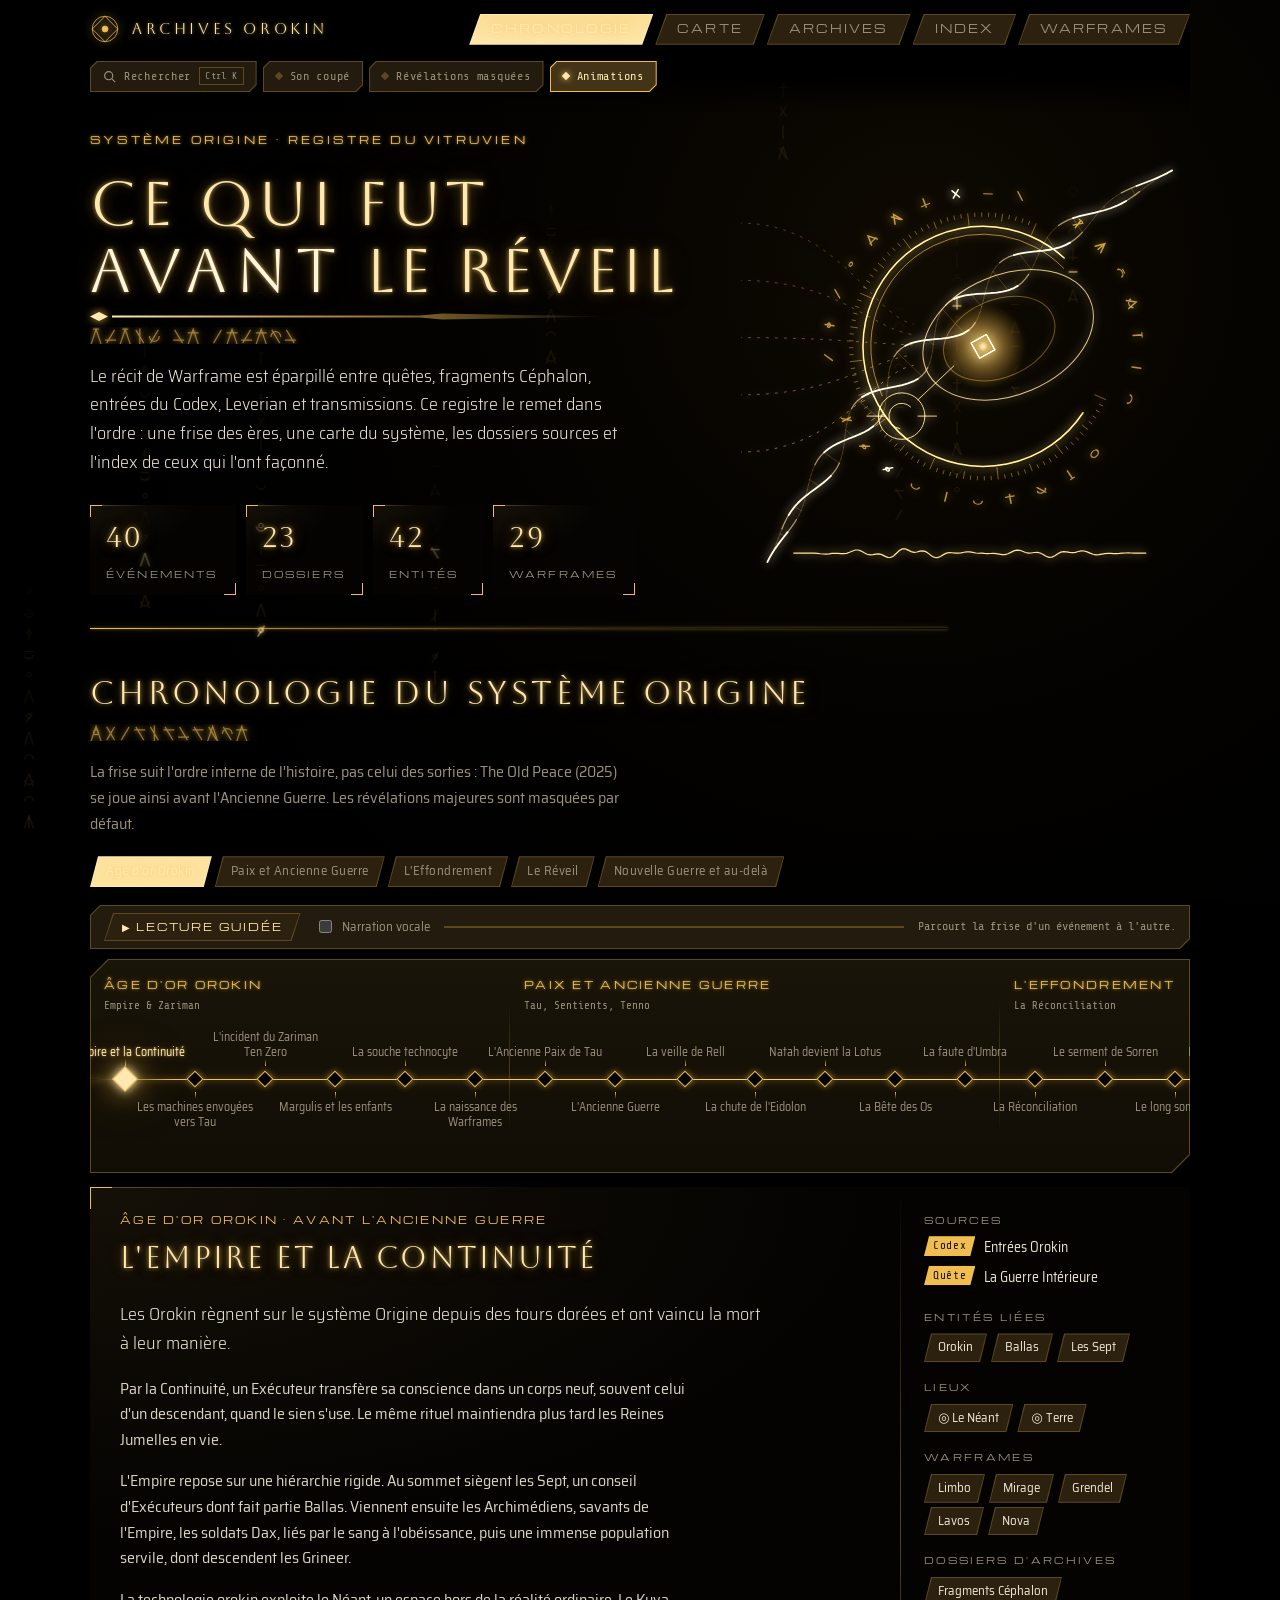
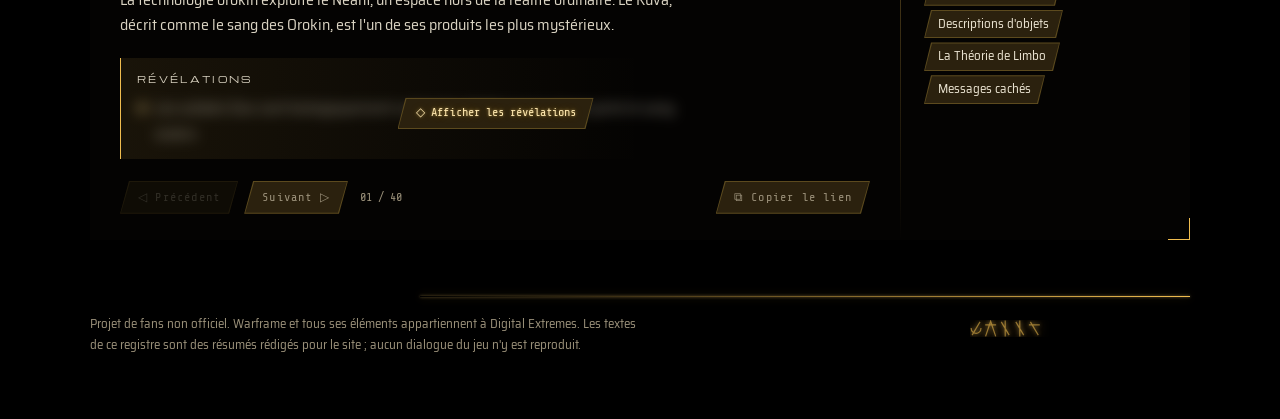
<file: index.html>
<!doctype html>
<html lang="fr">
<head>
<meta charset="utf-8">
<meta name="viewport" content="width=device-width,initial-scale=1,viewport-fit=cover">
<meta name="description" content="Registre non officiel du lore de Warframe : frise chronologique interactive, carte du système Origine, archives, index des personnages et Warframes.">
<meta name="theme-color" content="#000000">
<meta property="og:title" content="Archives Orokin">
<meta property="og:description" content="Le lore de Warframe remis dans l'ordre : chronologie, carte, archives et index.">
<meta property="og:type" content="website">
<link rel="icon" href="data:image/svg+xml,%3Csvg xmlns='http://www.w3.org/2000/svg' viewBox='0 0 40 40'%3E%3Crect width='40' height='40' fill='%23000'/%3E%3Cg fill='none' stroke='%23f0bd4f' stroke-width='2'%3E%3Ccircle cx='20' cy='20' r='16'/%3E%3Crect x='10' y='10' width='20' height='20' transform='rotate(45 20 20)'/%3E%3C/g%3E%3Ccircle cx='20' cy='20' r='4' fill='%23ffe9b0'/%3E%3C/svg%3E">
<title>Archives Orokin</title>
<link rel="preconnect" href="https://fonts.googleapis.com">
<link rel="stylesheet" href="https://fonts.googleapis.com/css2?family=Aboreto&family=Michroma&family=Saira+Semi+Condensed:wght@300;400;500;600&family=Share+Tech+Mono&display=swap">
<style>
/* Layout : console du Vitruvien — fond Néant absolu, panneaux holographiques ouverts et biseautés, lueur dorée, glyphes orokin vivants en arrière-plan */
:root{
  --void:#000;
  --deep:#07060a;
  --fill:rgba(18,15,9,.78);
  --edge:#5c4a1e;
  --gold:#f0bd4f;
  --gold-hi:#ffe9b0;
  --ink:#ece5d3;
  --mute:#9b917a;
  --bloom:0 0 4px rgba(255,214,120,.75),0 0 14px rgba(245,184,60,.45),0 0 36px rgba(230,160,40,.22);
  --bloom-sm:0 0 3px rgba(255,214,120,.6),0 0 10px rgba(245,184,60,.3);
  --f-display:"Aboreto","Federo","Didot",serif;
  --f-ui:"Michroma","Saira Semi Condensed",system-ui,sans-serif;
  --f-body:"Saira Semi Condensed","Arial Narrow",system-ui,sans-serif;
  --f-mono:"Share Tech Mono",ui-monospace,Menlo,monospace;
  color-scheme:dark;
}
*{box-sizing:border-box}
[hidden]{display:none!important}
html{background:var(--void)}
body{background:var(--void);color:var(--ink);font-family:var(--f-body);font-size:16px;line-height:1.6;margin:0;min-height:100%;position:relative;overflow-x:hidden}
#bg{position:fixed;inset:0;width:100%;height:100%;z-index:0;pointer-events:none}
.wrap{position:relative;z-index:1;max-width:1180px;margin:0 auto;padding-inline:clamp(16px,4vw,40px);padding-block:0 64px}
a{color:var(--gold-hi)}
button{font:inherit;color:inherit}
:focus-visible{outline:1px solid var(--gold-hi);outline-offset:3px}

/* ---------- primitives : biseau, parallélogramme, cadre holo ---------- */
.bv{--c:12px;--e:var(--edge);--f:var(--fill);position:relative;isolation:isolate;background:var(--e);border:none;
  clip-path:polygon(var(--c) 0,100% 0,100% calc(100% - var(--c)),calc(100% - var(--c)) 100%,0 100%,0 var(--c))}
.bv::before{content:"";position:absolute;inset:1px;z-index:-1;background:var(--f);
  clip-path:polygon(calc(var(--c) - .4px) 0,100% 0,100% calc(100% - var(--c) + .4px),calc(100% - var(--c) + .4px) 100%,0 100%,0 calc(var(--c) - .4px))}
.pg{--s:9px;--e:var(--edge);--f:rgba(10,8,4,.6);position:relative;isolation:isolate;background:var(--e);border:none;
  clip-path:polygon(var(--s) 0,100% 0,calc(100% - var(--s)) 100%,0 100%)}
.pg::before{content:"";position:absolute;inset:1px;z-index:-1;background:var(--f);
  clip-path:polygon(var(--s) 0,100% 0,calc(100% - var(--s)) 100%,0 100%)}
.holo{--b:var(--gold);--k:16px;position:relative;
  background:
   linear-gradient(var(--b),var(--b)) top left/var(--k) 1px no-repeat,
   linear-gradient(var(--b),var(--b)) top left/1px var(--k) no-repeat,
   linear-gradient(var(--b),var(--b)) bottom right/var(--k) 1px no-repeat,
   linear-gradient(var(--b),var(--b)) bottom right/1px var(--k) no-repeat,
   linear-gradient(90deg,rgba(240,189,79,.35),transparent 40%) top left/100% 1px no-repeat,
   radial-gradient(120% 90% at 0 0,rgba(240,189,79,.07),transparent 60%),
   rgba(8,7,4,.55)}

/* ---------- en-tête ---------- */
header.top{position:sticky;top:env(safe-area-inset-top,0px);z-index:20;background:linear-gradient(#000 65%,transparent);padding-block:14px 20px}
.bar{display:flex;align-items:center;gap:16px;flex-wrap:wrap;justify-content:space-between}
.brand{display:flex;align-items:center;gap:12px;text-decoration:none;color:var(--gold-hi)}
.brand svg{flex:none;filter:drop-shadow(0 0 4px rgba(255,200,90,.8))}
.brand b{font-family:var(--f-display);font-weight:400;letter-spacing:.24em;font-size:15px;text-shadow:var(--bloom-sm)}
nav.rooms{display:flex;gap:2px;flex-wrap:wrap}
nav.rooms button{--s:11px;padding:7px 22px;font-family:var(--f-ui);font-size:10.5px;letter-spacing:.2em;text-transform:uppercase;color:var(--mute);cursor:pointer;transition:color .2s}
nav.rooms button:hover{--e:var(--gold);color:var(--gold-hi)}
nav.rooms button[aria-selected="true"]{--e:var(--gold-hi);--f:linear-gradient(180deg,rgba(240,189,79,.28),rgba(240,189,79,.06));color:var(--gold-hi);text-shadow:var(--bloom)}
.sound{--c:7px;display:flex;align-items:center;gap:8px;padding:6px 13px;font-family:var(--f-mono);font-size:12px;color:var(--mute);cursor:pointer;letter-spacing:.06em}
.sound[aria-pressed="true"]{--e:var(--gold);color:var(--gold-hi)}
.sound i{width:6px;height:6px;transform:rotate(45deg);background:var(--edge);display:inline-block}
.sound[aria-pressed="true"] i{background:var(--gold-hi);box-shadow:0 0 6px var(--gold),0 0 14px var(--gold)}

/* ---------- héros ---------- */
.hero{display:grid;grid-template-columns:minmax(0,1.15fr) minmax(0,.85fr);gap:24px;align-items:center;padding-block:20px 34px;position:relative}
.hero::after{content:"";position:absolute;left:0;right:22%;bottom:0;height:1px;background:linear-gradient(90deg,var(--gold),rgba(240,189,79,.2) 60%,transparent);box-shadow:var(--bloom-sm)}
.eyebrow{font-family:var(--f-ui);font-size:10px;letter-spacing:.32em;color:var(--gold);text-transform:uppercase;text-shadow:var(--bloom-sm)}
h1{font-family:var(--f-display);font-weight:400;font-size:clamp(32px,5.6vw,62px);line-height:1.08;margin:.35em 0 .1em;letter-spacing:.07em;text-wrap:balance;color:var(--gold-hi);text-shadow:var(--bloom)}
h1 em{font-style:normal;color:#fff6dc;letter-spacing:.14em}
.sweep{display:block;height:9px;margin:8px 0 2px;max-width:520px;overflow:visible}
.glyphs{display:block;height:17px;margin:6px 0 18px;color:var(--gold);overflow:hidden;position:relative;
  -webkit-mask-image:linear-gradient(90deg,#000 0,#000 70%,transparent);mask-image:linear-gradient(90deg,#000 0,#000 70%,transparent)}
.glyphs svg{height:100%;width:auto;max-width:none;filter:drop-shadow(0 0 2px rgba(255,205,100,.9)) drop-shadow(0 0 6px rgba(240,170,50,.5))}
.glyphs .gl{opacity:.55;animation:flick 6s infinite steps(1)}
@keyframes flick{0%{opacity:.55}3%{opacity:1}5%{opacity:.25}8%{opacity:.55}}
.glyphs::after{content:"";position:absolute;top:0;bottom:0;width:60px;left:0;transform:translateX(-60px);will-change:transform;background:linear-gradient(90deg,transparent,rgba(255,233,176,.55),transparent);mix-blend-mode:screen;animation:scan 5.5s linear infinite}
@keyframes scan{to{transform:translateX(560px)}}
.lede{max-width:56ch;color:var(--ink);font-weight:300;font-size:18px;margin:0}
.stats{display:flex;gap:10px;margin-top:28px;flex-wrap:wrap}
.stats div{--k:12px;padding:10px 18px 10px 16px;min-width:120px}
.stats b{display:block;font-family:var(--f-display);font-weight:400;font-size:28px;color:var(--gold-hi);font-variant-numeric:tabular-nums;text-shadow:var(--bloom);letter-spacing:.06em}
.stats span{font-family:var(--f-ui);font-size:9px;color:var(--mute);letter-spacing:.24em;text-transform:uppercase}
.seal{width:100%;max-width:440px;aspect-ratio:1;justify-self:center;display:block}

/* ---------- sections ---------- */
section.room{padding-top:38px}
.room-head{display:flex;justify-content:space-between;align-items:end;gap:20px;flex-wrap:wrap;margin-bottom:18px}
h2{font-family:var(--f-display);font-weight:400;font-size:clamp(22px,3.2vw,32px);letter-spacing:.12em;margin:0;color:var(--gold-hi);text-wrap:balance;text-shadow:var(--bloom)}
.room-head p{margin:4px 0 0;color:var(--mute);max-width:60ch}
.chips{display:flex;gap:3px;flex-wrap:wrap}
.chip{--s:8px;color:var(--mute);padding:5px 16px;font-size:13px;cursor:pointer;letter-spacing:.04em}
.chip:hover{--e:var(--gold);color:var(--ink)}
.chip[aria-pressed="true"]{--e:var(--gold-hi);--f:rgba(240,189,79,.16);color:var(--gold-hi);text-shadow:var(--bloom-sm)}

/* ---------- chronologie ---------- */
.tl-scroll{--c:18px;overflow-x:auto;scrollbar-color:var(--gold) #000;--f:linear-gradient(180deg,rgba(14,11,5,.85),rgba(4,3,1,.85))}
.tl{position:relative;min-width:1500px;height:214px}
.tl .eraband{position:absolute;top:0;bottom:0;padding:12px 14px;background:linear-gradient(180deg,transparent 20%,rgba(240,189,79,.25) 50%,transparent 80%) right/1px 100% no-repeat}
.tl .eraband span{font-family:var(--f-ui);font-size:9.5px;letter-spacing:.24em;text-transform:uppercase;color:var(--gold);text-shadow:var(--bloom-sm)}
.tl .eraband small{display:block;font-family:var(--f-mono);font-size:11px;color:var(--mute)}
.tl .axis{position:absolute;left:0;right:0;top:120px;height:1px;background:linear-gradient(90deg,transparent,var(--gold) 3%,var(--gold-hi) 50%,var(--gold) 97%,transparent);box-shadow:0 0 6px rgba(255,200,90,.8),0 0 18px rgba(240,170,50,.4)}
.tl .axis::after{content:"";position:absolute;top:-1px;height:3px;width:120px;left:0;transform:translateX(-120px);will-change:transform;background:linear-gradient(90deg,transparent,#fff3cf,transparent);filter:blur(1px);animation:pulse 7s linear infinite}
@keyframes pulse{to{transform:translateX(var(--tlw,1800px))}}
.node{position:absolute;top:106px;width:28px;height:28px;margin-left:-14px;background:none;border:none;cursor:pointer;padding:0}
.node::before{content:"";position:absolute;inset:8px;border:1px solid var(--gold);transform:rotate(45deg);background:#000;transition:all .2s;box-shadow:0 0 6px rgba(240,189,79,.6)}
.node:hover::before{background:var(--gold);box-shadow:0 0 10px var(--gold),0 0 22px rgba(240,170,50,.6)}
.node[aria-current="true"]::before{background:var(--gold-hi);inset:5px;box-shadow:0 0 10px #fff0c4,0 0 26px var(--gold),0 0 50px rgba(240,170,50,.5)}
.node .lbl{position:absolute;left:50%;width:124px;margin-left:-62px;font-size:12px;line-height:1.25;color:var(--mute);text-align:center;pointer-events:none}
.node.up .lbl{bottom:34px}.node.dn .lbl{top:34px}
.node[aria-current="true"] .lbl,.node:hover .lbl{color:var(--gold-hi);text-shadow:var(--bloom-sm)}
.node .lbl::after{content:"";position:absolute;left:50%;width:1px;background:linear-gradient(var(--gold),transparent)}
.node.up .lbl::after{top:100%;height:7px;background:linear-gradient(transparent,var(--gold))}.node.dn .lbl::after{bottom:100%;height:7px}

.detail{--k:22px;display:grid;grid-template-columns:minmax(0,1fr) 290px;gap:0;margin-top:14px}
.detail .main{padding:26px 30px;min-width:0}
.detail aside{padding:26px 24px;min-width:0;background:linear-gradient(180deg,transparent,rgba(240,189,79,.35),transparent) left/1px 100% no-repeat}
.detail h3{font-family:var(--f-display);font-size:clamp(22px,3vw,30px);font-weight:400;margin:6px 0 0;color:var(--gold-hi);letter-spacing:.08em;text-wrap:balance;text-shadow:var(--bloom)}
.detail .when{font-family:var(--f-ui);font-size:9.5px;color:var(--gold);letter-spacing:.24em;text-transform:uppercase}
.detail p{max-width:65ch}
.detail .sum{font-size:18px;font-weight:300}
.lab{font-family:var(--f-ui);font-size:9px;color:var(--mute);letter-spacing:.26em;text-transform:uppercase;margin:0 0 9px}
.srcs{list-style:none;margin:0 0 22px;padding:0;display:grid;gap:7px}
.srcs li{display:flex;gap:9px;font-size:14px}
.srcs li b{font-family:var(--f-mono);font-weight:400;font-size:11px;color:#140f04;background:var(--gold);padding:1px 9px;height:fit-content;white-space:nowrap;letter-spacing:.06em;box-shadow:0 0 8px rgba(240,189,79,.5);clip-path:polygon(5px 0,100% 0,calc(100% - 5px) 100%,0 100%)}
.links{display:flex;flex-wrap:wrap;gap:4px}
.link{--s:7px;color:var(--ink);padding:4px 14px;font-size:13px;cursor:pointer}
.link:hover{--e:var(--gold);color:var(--gold-hi);text-shadow:var(--bloom-sm)}
.stepper{display:flex;gap:6px;margin-top:22px;flex-wrap:wrap}
.stepper button{--s:9px;color:var(--mute);padding:7px 18px;cursor:pointer;font-family:var(--f-mono);font-size:12px;letter-spacing:.1em}
.stepper button:hover:not(:disabled){--e:var(--gold);color:var(--gold-hi)}
.stepper button:disabled{opacity:.3;cursor:default}

/* ---------- archives ---------- */
.tools{display:flex;gap:10px;flex-wrap:wrap;align-items:center;margin-bottom:16px}
.search-w{--c:9px;flex:1 1 240px;min-width:0;display:flex}
.search{flex:1;min-width:0;background:transparent;border:none;color:var(--ink);padding:9px 14px;font-family:var(--f-mono);font-size:14px}
.search:focus{outline:none}
.search-w:focus-within{--e:var(--gold-hi)}
.search::placeholder{color:var(--mute)}
.files{display:grid;grid-template-columns:repeat(auto-fill,minmax(260px,1fr));gap:12px}
.file{--c:18px;text-align:left;padding:18px 20px 16px;cursor:pointer;display:flex;flex-direction:column;gap:8px;transition:--e .2s}
.file::after{content:"";position:absolute;top:0;right:0;width:26px;height:26px;background:linear-gradient(225deg,transparent 0 49%,var(--gold) 49% 52%,transparent 52%);opacity:.9}
.file:hover{--e:var(--gold);--f:linear-gradient(160deg,rgba(240,189,79,.12),rgba(14,11,5,.85) 50%)}
.file .meta{display:flex;justify-content:space-between;gap:8px;font-family:var(--f-ui);font-size:9px;letter-spacing:.22em;text-transform:uppercase;color:var(--gold)}
.file h4{font-family:var(--f-display);font-weight:400;font-size:17px;margin:0;letter-spacing:.07em;color:var(--ink)}
.file:hover h4{color:var(--gold-hi);text-shadow:var(--bloom-sm)}
.file p{margin:0;color:var(--mute);font-size:14px}
.file .lvl{display:flex;gap:3px;margin-top:auto;align-items:center}
.file .lvl i{width:14px;height:3px;background:var(--edge);transform:skewX(-35deg)}
.file .lvl i.on{background:var(--gold);box-shadow:0 0 6px var(--gold)}
.file .lvl span{margin-left:8px;font-family:var(--f-mono);font-size:11px;color:var(--mute)}
.file.read h4::after{content:" ◇";color:var(--gold);font-size:13px}
.empty{color:var(--mute);font-family:var(--f-mono);padding:30px 0}

/* ---------- index ---------- */
.idx{display:grid;grid-template-columns:repeat(auto-fill,minmax(220px,1fr));gap:10px}
.ent{--c:14px;padding:16px;text-align:left;cursor:pointer;display:grid;grid-template-columns:44px minmax(0,1fr);gap:12px;align-items:start}
.ent:hover{--e:var(--gold);--f:linear-gradient(160deg,rgba(240,189,79,.12),rgba(14,11,5,.85) 50%)}
.ent .sig{width:44px;height:44px;color:var(--gold);filter:drop-shadow(0 0 3px rgba(255,200,90,.8))}
.ent h4{margin:0;font-family:var(--f-display);font-size:15px;font-weight:400;color:var(--ink);letter-spacing:.07em}
.ent:hover h4{color:var(--gold-hi);text-shadow:var(--bloom-sm)}
.ent small{display:block;color:var(--gold);font-family:var(--f-ui);font-size:8.5px;letter-spacing:.18em;text-transform:uppercase;margin:4px 0 5px}
.ent p{margin:0;font-size:13px;color:var(--mute);line-height:1.45}

/* ---------- dossier ---------- */
.veil{position:fixed;inset:0;z-index:50;background:radial-gradient(circle at 50% 30%,rgba(30,22,6,.9),rgba(0,0,0,.95));display:flex;align-items:flex-start;justify-content:center;padding:max(40px,env(safe-area-inset-top,0px)) 16px 40px;overflow-y:auto}
.dossier{--c:28px;--e:linear-gradient(135deg,var(--gold-hi),var(--edge) 40%,var(--edge) 60%,var(--gold));--f:linear-gradient(170deg,rgba(26,20,8,.97),rgba(4,3,1,.98) 45%);width:100%;max-width:760px;padding:34px clamp(18px,4vw,44px) 32px;animation:rise .35s ease-out}
@keyframes rise{from{opacity:0;transform:translateY(10px) scale(.985)}}
.dossier .x{--s:8px;position:absolute;top:14px;right:16px;color:var(--mute);padding:5px 14px;cursor:pointer;font-family:var(--f-mono);font-size:12px}
.dossier .x:hover{--e:var(--gold);color:var(--gold-hi)}
.dossier h3{font-family:var(--f-display);font-size:clamp(22px,4vw,32px);font-weight:400;margin:8px 0 0;color:var(--gold-hi);letter-spacing:.08em;padding-right:70px;text-wrap:balance;text-shadow:var(--bloom)}
.dossier .body p{max-width:65ch}
.dossier .stamp{display:inline-block;color:var(--gold);font-family:var(--f-ui);font-size:9px;padding:3px 14px;letter-spacing:.24em;text-transform:uppercase;background:rgba(240,189,79,.1);clip-path:polygon(7px 0,100% 0,calc(100% - 7px) 100%,0 100%);text-shadow:var(--bloom-sm)}
.kv{display:flex;flex-wrap:wrap;gap:8px;margin:18px 0}
.kv div{--k:10px;padding:9px 14px;flex:1 1 150px}
.kv span{display:block;font-family:var(--f-ui);font-size:8.5px;color:var(--mute);letter-spacing:.22em;text-transform:uppercase}
.kv b{font-weight:500;font-size:14px}
.audio{--c:12px;padding:14px 18px;margin-top:22px;display:flex;gap:14px;align-items:center;flex-wrap:wrap}
.audio .play{width:42px;height:42px;border-radius:50%;border:1px solid var(--gold);background:radial-gradient(circle,rgba(240,189,79,.18),transparent 70%);color:var(--gold-hi);cursor:pointer;flex:none;display:grid;place-items:center;box-shadow:0 0 10px rgba(240,189,79,.5),inset 0 0 8px rgba(240,189,79,.3)}
.audio .play:disabled{opacity:.3;cursor:default;box-shadow:none}
.audio .txt{flex:1 1 200px;min-width:0;font-size:13px;color:var(--mute)}
.audio .txt b{display:block;color:var(--ink);font-weight:500;font-size:14px}
.audio label{color:var(--mute);padding:6px 16px;font-family:var(--f-mono);font-size:11px;cursor:pointer;letter-spacing:.08em;clip-path:polygon(7px 0,100% 0,calc(100% - 7px) 100%,0 100%);background:rgba(240,189,79,.1)}
.audio label:hover{color:var(--gold-hi);background:rgba(240,189,79,.2)}
.audio input{position:absolute;opacity:0;width:1px;height:1px}
.wave{display:flex;gap:2px;height:22px;align-items:center}
.wave i{width:2px;background:var(--gold);height:20%;transition:height .1s;box-shadow:0 0 4px var(--gold)}

footer{margin-top:56px;padding-top:18px;position:relative;color:var(--mute);font-size:13px;display:flex;justify-content:space-between;gap:16px;flex-wrap:wrap}
footer::before{content:"";position:absolute;top:0;left:30%;right:0;height:1px;background:linear-gradient(90deg,transparent,var(--gold));box-shadow:var(--bloom-sm)}
footer p{margin:0;max-width:70ch}
footer .glyphs{width:220px}

@media (max-width:820px){
  .hero{grid-template-columns:1fr}
  .seal{max-width:300px;grid-row:1;margin-bottom:-20px}
  .detail{grid-template-columns:1fr}
  .detail aside{background:linear-gradient(90deg,transparent,rgba(240,189,79,.35),transparent) top/100% 1px no-repeat}
}
@media (prefers-reduced-motion:reduce){*{transition:none!important;animation:none!important}}

/* ---------- ajouts v3 ---------- */
.bar-tools{display:flex;gap:6px;flex-wrap:wrap}
kbd{font-family:var(--f-mono);font-size:10px;color:var(--mute);border:1px solid var(--edge);padding:0 5px;letter-spacing:.04em}
#find svg{flex:none}
@media (max-width:700px){#find span,#find kbd{display:none}}
.stats div{min-width:110px}

/* lecture guidée */
.guide{--c:10px;display:flex;align-items:center;gap:14px;flex-wrap:wrap;padding:8px 14px;margin-bottom:10px}
.guide button{--s:9px;padding:6px 18px;cursor:pointer;color:var(--gold-hi);font-family:var(--f-ui);font-size:10px;letter-spacing:.18em;text-transform:uppercase}
.guide button[aria-pressed="true"]{--e:var(--gold-hi);--f:rgba(240,189,79,.2);text-shadow:var(--bloom)}
.g-voice{display:flex;align-items:center;gap:7px;font-size:13px;color:var(--mute);cursor:pointer}
.g-voice input{accent-color:var(--gold)}
.g-bar{flex:1 1 140px;height:2px;background:var(--edge);position:relative;min-width:80px}
.g-bar i{position:absolute;left:0;top:0;bottom:0;width:0;background:var(--gold-hi);box-shadow:0 0 6px var(--gold),0 0 14px var(--gold)}
.g-txt{font-family:var(--f-mono);font-size:12px;color:var(--mute)}

/* partage */
.share{--s:8px;margin-left:auto;padding:4px 14px;font-family:var(--f-mono);font-size:11px;color:var(--mute);cursor:pointer;letter-spacing:.08em}
.share:hover{--e:var(--gold);color:var(--gold-hi)}
.dz-tools{display:flex;gap:6px;align-items:center;margin-top:22px;flex-wrap:wrap}
.toast{position:fixed;left:50%;bottom:calc(24px + env(safe-area-inset-bottom,0px));transform:translateX(-50%);z-index:80;background:#000;color:var(--gold-hi);border:1px solid var(--gold);padding:8px 18px;font-family:var(--f-mono);font-size:12px;box-shadow:0 0 18px rgba(240,189,79,.35);max-width:calc(100% - 32px);word-break:break-all;clip-path:polygon(9px 0,100% 0,100% calc(100% - 9px),calc(100% - 9px) 100%,0 100%,0 9px)}

/* carte */
.map-wrap{display:grid;grid-template-columns:minmax(0,1fr) 320px;gap:14px;align-items:start}
.map{--c:22px;--f:radial-gradient(circle at 50% 46%,rgba(60,42,8,.55),rgba(0,0,0,.9) 70%);min-width:0}
.map svg{display:block;width:100%;height:auto}
.map .orbit{fill:none;stroke:rgba(240,189,79,.22);stroke-width:1}
.map .orbit.hot{stroke:rgba(255,220,140,.55);filter:drop-shadow(0 0 3px rgba(240,189,79,.8))}
.map .pl{cursor:pointer;outline:none}
.map .pl circle.core{fill:#0a0804;stroke:var(--gold);stroke-width:1.2;transition:all .2s}
.map .pl .halo{fill:none;stroke:var(--gold-hi);stroke-width:1;opacity:0;transition:opacity .2s}
.map .pl text{fill:var(--mute);font-family:var(--f-ui);font-size:10px;letter-spacing:.14em;text-transform:uppercase}
.map .pl .cnt{fill:var(--gold);font-family:var(--f-mono);font-size:10px;letter-spacing:0}
.map .pl:hover circle.core,.map .pl:focus-visible circle.core{fill:var(--gold);filter:drop-shadow(0 0 6px var(--gold))}
.map .pl:hover text,.map .pl:focus-visible text{fill:var(--gold-hi)}
.map .pl[aria-pressed="true"] circle.core{fill:var(--gold-hi);filter:drop-shadow(0 0 6px #fff0c4) drop-shadow(0 0 16px var(--gold))}
.map .pl[aria-pressed="true"] .halo{opacity:1}
.map .pl[aria-pressed="true"] text{fill:var(--gold-hi)}
.map .sun{fill:url(#sunG)}
.map .spin{transform-origin:500px 300px;animation:spin 90s linear infinite}
.map .spin2{transform-origin:500px 300px;animation:spin 140s linear infinite reverse}
@keyframes spin{to{transform:rotate(360deg)}}
.offrow{display:flex;flex-wrap:wrap;gap:6px;padding:0 18px 18px}
.offrow .lab{width:100%;margin:0}
.off{--s:9px;padding:6px 16px;font-size:13px;cursor:pointer;color:var(--ink)}
.off:hover{--e:var(--gold);color:var(--gold-hi)}
.off[aria-pressed="true"]{--e:var(--gold-hi);--f:rgba(240,189,79,.18);color:var(--gold-hi);text-shadow:var(--bloom-sm)}
.place{--k:20px;padding:22px 22px 20px;min-width:0}
.place h3{font-family:var(--f-display);font-weight:400;font-size:26px;letter-spacing:.08em;margin:4px 0 2px;color:var(--gold-hi);text-shadow:var(--bloom)}
.place .ctrl{font-family:var(--f-ui);font-size:9px;letter-spacing:.24em;text-transform:uppercase;color:var(--gold)}
.place p{color:var(--ink)}
.evlist{list-style:none;margin:0;padding:0;display:grid;gap:4px}
.evlist button{width:100%;text-align:left;background:none;border:none;border-left:1px solid var(--edge);padding:5px 10px;cursor:pointer;color:var(--ink);font-size:14px}
.evlist button small{display:block;font-family:var(--f-mono);font-size:10.5px;color:var(--mute)}
.evlist button:hover{border-left-color:var(--gold-hi);color:var(--gold-hi);background:linear-gradient(90deg,rgba(240,189,79,.1),transparent)}
@media (max-width:900px){.map-wrap{grid-template-columns:1fr}}

/* warframes */
.wfs{display:grid;grid-template-columns:repeat(auto-fill,minmax(230px,1fr));gap:12px}
.wf{--c:16px;text-align:left;cursor:pointer;padding:0;display:flex;flex-direction:column}
.wf .plate{height:120px;position:relative;display:grid;place-items:center;background:radial-gradient(circle at 50% 60%,rgba(240,189,79,.16),transparent 65%)}
.wf .plate svg{height:96px;width:auto;color:var(--gold);filter:drop-shadow(0 0 4px rgba(255,200,90,.7))}
.wf .plate .no{position:absolute;top:10px;left:14px;font-family:var(--f-mono);font-size:10px;color:var(--mute)}
.wf .txt{padding:12px 16px 16px;border-top:1px solid rgba(240,189,79,.18)}
.wf h4{margin:0;font-family:var(--f-display);font-weight:400;font-size:19px;letter-spacing:.1em;color:var(--ink)}
.wf small{display:block;font-family:var(--f-ui);font-size:8.5px;letter-spacing:.2em;text-transform:uppercase;color:var(--gold);margin:4px 0 6px}
.wf p{margin:0;font-size:13px;color:var(--mute);line-height:1.45}
.wf:hover{--e:var(--gold);--f:linear-gradient(160deg,rgba(240,189,79,.12),rgba(14,11,5,.85) 50%)}
.wf:hover h4{color:var(--gold-hi);text-shadow:var(--bloom-sm)}

/* recherche globale */
#finder{align-items:flex-start;padding-top:max(80px,env(safe-area-inset-top,0px))}
.find{--c:18px;width:100%;max-width:640px;--f:linear-gradient(170deg,rgba(26,20,8,.98),rgba(4,3,1,.98) 45%)}
.find-in{display:flex;align-items:center;gap:12px;padding:14px 18px;color:var(--gold);border-bottom:1px solid rgba(240,189,79,.25)}
.find-in input{flex:1;min-width:0;background:none;border:none;color:var(--ink);font-family:var(--f-body);font-size:18px}
.find-in input:focus{outline:none}
.find-res{max-height:min(60vh,520px);overflow-y:auto;padding:8px}
.find-res .grp{font-family:var(--f-ui);font-size:9px;letter-spacing:.24em;text-transform:uppercase;color:var(--gold);padding:10px 10px 4px}
.find-res button{display:flex;gap:10px;align-items:baseline;width:100%;text-align:left;background:none;border:none;padding:8px 10px;cursor:pointer;color:var(--ink)}
.find-res button span{flex:1;min-width:0}
.find-res button small{color:var(--mute);font-size:12px;display:block}
.find-res button[aria-selected="true"],.find-res button:hover{background:linear-gradient(90deg,rgba(240,189,79,.16),transparent);color:var(--gold-hi)}
.find-res .none{color:var(--mute);font-family:var(--f-mono);padding:16px 10px}

section.room{scroll-margin-top:120px}
input[type=search]::-webkit-search-cancel-button{-webkit-appearance:none;appearance:none}

/* fluidité */
.fade{animation:fadeUp .32s cubic-bezier(.2,.7,.2,1)}
@keyframes fadeUp{from{opacity:0;transform:translateY(6px)}}
html.calm *,html.calm *::before,html.calm *::after{animation:none!important;transition:none!important}
html.calm #bg{opacity:.6}
#anim[aria-pressed="false"] i{background:var(--edge);box-shadow:none}
#anim[aria-pressed="true"]{--e:var(--gold);color:var(--gold-hi)}
#anim[aria-pressed="true"] i{background:var(--gold-hi);box-shadow:0 0 6px var(--gold)}
.tl-scroll{scroll-behavior:smooth;-webkit-overflow-scrolling:touch;overscroll-behavior-x:contain}
.files,.idx,.wfs{contain:layout paint}
.file,.ent,.wf,.node,.link,.chip{touch-action:manipulation}
#bg{contain:strict}#holo{contain:layout paint}
@media (max-width:700px){#anim span{display:none}}

.hero>*{min-width:0}
.sweep{width:100%}

/* textes longs & révélations */
.detail .main p:not(.sum){color:var(--ink);opacity:.92}
.dossier .body p.lead{font-size:17px;font-weight:300;color:var(--gold-hi)}
.reveal{position:relative;margin-top:20px;padding:14px 16px 12px;background:linear-gradient(90deg,rgba(240,189,79,.09),transparent 70%);border-left:1px solid var(--gold)}
.reveal .lab{color:var(--gold)}
.keys{list-style:none;margin:0;padding:0;display:grid;gap:8px}
.keys li{position:relative;padding-left:18px;max-width:62ch}
.keys li::before{content:"";position:absolute;left:2px;top:.62em;width:6px;height:6px;transform:rotate(45deg);background:var(--gold-hi);box-shadow:0 0 6px var(--gold)}
.reveal:not(.open) .keys{filter:blur(7px);user-select:none;pointer-events:none;opacity:.6}
.reveal .unveil{--s:8px;position:absolute;left:50%;top:55%;transform:translate(-50%,-50%);padding:6px 18px;color:var(--gold-hi);font-family:var(--f-mono);font-size:12px;cursor:pointer;white-space:nowrap;text-shadow:var(--bloom-sm)}
.reveal.open .unveil{display:none}
#spoil[aria-pressed="true"]{--e:var(--gold);color:var(--gold-hi)}
#spoil[aria-pressed="true"] i{background:var(--gold-hi);box-shadow:0 0 6px var(--gold)}
@media (max-width:700px){#spoil span{display:none}}

</style>
</head>
<body>


<canvas id="bg" aria-hidden="true"></canvas>
<div class="wrap">
  <header class="top">
    <div class="bar">
      <a class="brand" href="#chronologie" aria-label="Archives Orokin, accueil">
        <svg width="30" height="30" viewBox="0 0 40 40" fill="none" stroke="currentColor" style="color:var(--gold)"><circle cx="20" cy="20" r="17"/><rect x="8" y="8" width="24" height="24" transform="rotate(45 20 20)"/><circle cx="20" cy="20" r="4" fill="currentColor"/></svg>
        <b>Archives Orokin</b>
      </a>
      <nav class="rooms" role="tablist" aria-label="Salles">
        <button class="pg" role="tab" data-room="chronologie" id="tab-chronologie">Chronologie</button>
        <button class="pg" role="tab" data-room="carte" id="tab-carte">Carte</button>
        <button class="pg" role="tab" data-room="archives" id="tab-archives">Archives</button>
        <button class="pg" role="tab" data-room="index" id="tab-index">Index</button>
        <button class="pg" role="tab" data-room="warframes" id="tab-warframes">Warframes</button>
      </nav>
      <div class="bar-tools">
        <button class="sound bv" id="find" aria-label="Rechercher dans tout le registre"><svg width="13" height="13" viewBox="0 0 16 16" fill="none" stroke="currentColor" stroke-width="1.4"><circle cx="7" cy="7" r="5"/><path d="M11 11 15 15"/></svg><span>Rechercher</span><kbd>Ctrl K</kbd></button>
        <button class="sound bv" id="sound" aria-pressed="false"><i></i><span>Son coupé</span></button>
        <button class="sound bv" id="spoil" aria-pressed="false"><i></i><span>Révélations masquées</span></button>
        <button class="sound bv" id="anim" aria-pressed="true"><i></i><span>Animations</span></button>
      </div>
    </div>
  </header>

  <div class="hero">
    <div>
      <div class="eyebrow">Système Origine · Registre du Vitruvien</div>
      <h1>Ce qui fut <em>avant</em> le Réveil</h1>
      <svg class="sweep" viewBox="0 0 520 9" preserveAspectRatio="none" aria-hidden="true"><defs><linearGradient id="sw" x1="0" x2="1"><stop offset="0" stop-color="#ffe9b0"/><stop offset=".55" stop-color="#f0bd4f" stop-opacity=".6"/><stop offset="1" stop-color="#f0bd4f" stop-opacity="0"/></linearGradient></defs><path d="M0 4.5 9 0 18 4.5 9 9Z" fill="#ffe9b0" style="filter:drop-shadow(0 0 4px #f0bd4f)"/><path d="M22 3.6H330L352 1.5 520 4.5 352 7.5 330 5.4H22Z" fill="url(#sw)"/></svg>
      <span class="glyphs" data-glyph="avant le reveil"></span>
      <p class="lede">Le récit de Warframe est éparpillé entre quêtes, fragments Céphalon, entrées du Codex, Leverian et transmissions. Ce registre le remet dans l'ordre : une frise des ères, une carte du système, les dossiers sources et l'index de ceux qui l'ont façonné.</p>
      <div class="stats">
        <div class="holo"><b id="n-ev">0</b><span>Événements</span></div>
        <div class="holo"><b id="n-ar">0</b><span>Dossiers</span></div>
        <div class="holo"><b id="n-en">0</b><span>Entités</span></div>
        <div class="holo"><b id="n-wf">0</b><span>Warframes</span></div>
      </div>
    </div>
    <canvas class="seal" id="holo" aria-hidden="true"></canvas>
  </div>

  <!-- CHRONOLOGIE -->
  <section class="room" id="room-chronologie" role="tabpanel" aria-labelledby="tab-chronologie">
    <div class="room-head">
      <div>
        <h2>Chronologie du système Origine</h2>
        <span class="glyphs" data-glyph="chronologie"></span>
        <p>La frise suit l'ordre interne de l'histoire, pas celui des sorties : The Old Peace (2025) se joue ainsi avant l'Ancienne Guerre. Les révélations majeures sont masquées par défaut.</p>
      </div>
      <div class="chips" id="era-chips"></div>
    </div>
    <div class="guide bv" id="guide">
      <button class="pg" id="g-play" aria-pressed="false">▶ Lecture guidée</button>
      <label class="g-voice"><input type="checkbox" id="g-voice"> Narration vocale</label>
      <div class="g-bar" aria-hidden="true"><i id="g-fill"></i></div>
      <span class="g-txt" id="g-txt">Parcourt la frise d'un événement à l'autre.</span>
    </div>
    <div class="tl-scroll bv" id="tl-scroll"><div class="tl" id="tl"></div></div>
    <div class="detail holo" id="detail" aria-live="polite"></div>
  </section>

  <!-- CARTE -->
  <section class="room" id="room-carte" role="tabpanel" aria-labelledby="tab-carte" hidden>
    <div class="room-head">
      <div>
        <h2>Carte du système Origine</h2>
        <span class="glyphs" data-glyph="origine"></span>
        <p>Chaque monde affiche le nombre d'événements de la frise qui s'y déroulent. Les lieux hors orbite sont reliés au Néant.</p>
      </div>
    </div>
    <div class="map-wrap">
      <div class="map bv" id="map"></div>
      <div class="place holo" id="place" aria-live="polite"></div>
    </div>
  </section>

  <!-- ARCHIVES -->
  <section class="room" id="room-archives" role="tabpanel" aria-labelledby="tab-archives" hidden>
    <div class="room-head">
      <div>
        <h2>Archives classifiées</h2>
        <span class="glyphs" data-glyph="archives"></span>
        <p>Chaque dossier décrit une source du jeu, ce qu'elle révèle et où la trouver. Le niveau indique à quel point l'information est enfouie. Les dossiers déjà ouverts sont marqués ◇.</p>
      </div>
    </div>
    <div class="tools">
      <div class="search-w bv"><input class="search" id="ar-q" type="search" placeholder="Filtrer : Margulis, Kuva, Zariman…" aria-label="Filtrer les archives"></div>
      <div class="chips" id="ar-chips"></div>
    </div>
    <div class="files" id="files"></div>
  </section>

  <!-- INDEX -->
  <section class="room" id="room-index" role="tabpanel" aria-labelledby="tab-index" hidden>
    <div class="room-head">
      <div>
        <h2>Index des personnages et factions</h2>
        <span class="glyphs" data-glyph="index"></span>
        <p>Chaque fiche renvoie aux événements de la chronologie où l'entité apparaît. Les fiches de personnages ont un emplacement audio pour y charger vos propres extraits.</p>
      </div>
    </div>
    <div class="tools">
      <div class="search-w bv"><input class="search" id="en-q" type="search" placeholder="Filtrer : Ballas, Corpus, Sentient…" aria-label="Filtrer l'index"></div>
      <div class="chips" id="en-chips"></div>
    </div>
    <div class="idx" id="idx"></div>
  </section>

  <!-- WARFRAMES -->
  <section class="room" id="room-warframes" role="tabpanel" aria-labelledby="tab-warframes" hidden>
    <div class="room-head">
      <div>
        <h2>Galerie des Warframes</h2>
        <span class="glyphs" data-glyph="warframes"></span>
        <p>Les Warframes dont l'histoire est racontée dans le jeu, par une quête, le Leverian ou le Codex. Chaque fiche renvoie à sa quête et aux événements qu'elle éclaire.</p>
      </div>
    </div>
    <div class="tools">
      <div class="search-w bv"><input class="search" id="wf-q" type="search" placeholder="Filtrer : Inaros, Faille, Duviri…" aria-label="Filtrer les Warframes"></div>
    </div>
    <div class="wfs" id="wfs"></div>
  </section>

  <footer>
    <p>Projet de fans non officiel. Warframe et tous ses éléments appartiennent à Digital Extremes. Les textes de ce registre sont des résumés rédigés pour le site ; aucun dialogue du jeu n'y est reproduit.</p>
    <p class="glyphs" data-glyph="tenno"></p>
  </footer>
</div>

<div class="veil" id="veil" hidden><div class="dossier bv" id="dossier" role="dialog" aria-modal="true" aria-labelledby="dz-title"></div></div>

<div class="veil" id="finder" hidden>
  <div class="find bv" role="dialog" aria-modal="true" aria-label="Recherche globale">
    <div class="find-in"><svg width="16" height="16" viewBox="0 0 16 16" fill="none" stroke="currentColor" stroke-width="1.4"><circle cx="7" cy="7" r="5"/><path d="M11 11 15 15"/></svg>
      <input id="find-q" type="search" placeholder="Événement, personnage, Warframe, planète…" aria-label="Rechercher" autocomplete="off"><kbd>Échap</kbd></div>
    <div class="find-res" id="find-res" role="listbox"></div>
  </div>
</div>

<div class="toast" id="toast" role="status" hidden></div>

<script>
/* ================= DONNÉES =================
   EVENTS : body = paragraphes ; keys = révélations (masquables) ; links → ENT ; place → PLACES
   Sources vérifiées sur wiki.warframe.com (octobre 2026). Textes = résumés rédigés. */
const ERAS=[
 {id:"orokin",label:"Âge d'or Orokin",sub:"Empire & Zariman"},
 {id:"guerre",label:"Paix et Ancienne Guerre",sub:"Tau, Sentients, Tenno"},
 {id:"chute",label:"L'Effondrement",sub:"La Réconciliation"},
 {id:"eveil",label:"Le Réveil",sub:"Contenus 2014–2020"},
 {id:"nouvelle",label:"Nouvelle Guerre et au-delà",sub:"Contenus 2021–2026"}
];

const EVENTS=[
 /* ---------- ÂGE D'OR ---------- */
 {id:"continuite",era:"orokin",title:"L'Empire et la Continuité",when:"Avant l'Ancienne Guerre",
  sum:"Les Orokin règnent sur le système Origine depuis des tours dorées et ont vaincu la mort à leur manière.",
  body:["Par la Continuité, un Exécuteur transfère sa conscience dans un corps neuf, souvent celui d'un descendant, quand le sien s'use. Le même rituel maintiendra plus tard les Reines Jumelles en vie.",
        "L'Empire repose sur une hiérarchie rigide. Au sommet siègent les Sept, un conseil d'Exécuteurs dont fait partie Ballas. Viennent ensuite les Archimédiens, savants de l'Empire, les soldats Dax, liés par le sang à l'obéissance, puis une immense population servile, dont descendent les Grineer.",
        "La technologie orokin exploite le Néant, un espace hors de la réalité ordinaire. Le Kuva, décrit comme le sang des Orokin, est l'un de ses produits les plus mystérieux."],
  keys:["Les soldats Dax sont biologiquement contraints d'obéir à quiconque porte le sang orokin."],
  src:[["Codex","Entrées Orokin"],["Quête","La Guerre Intérieure"]],links:["orokin","ballas","sept"],place:["neant","terre"]},
 {id:"tau",era:"orokin",title:"Les machines envoyées vers Tau",when:"Expansion orokin",
  sum:"Pour coloniser le système Tau, les Orokin y envoient des machines auto-réplicantes chargées de préparer le terrain.",
  body:["Le voyage est trop long pour des humains. Les Orokin confient donc la terraformation de Tau à des machines capables de se reproduire et de s'adapter.",
        "Au fil des générations, ces machines gagnent une conscience collective et deviennent les Sentients. Leur grande faiblesse : le Néant leur est hostile, ce qui pèsera lourd dans la guerre à venir."],
  keys:[],
  src:[["Quête","Le Second Rêve"],["Codex","Sentients"]],links:["sentients","hunhow","orokin"],place:["tau"]},
 {id:"zariman",era:"orokin",title:"L'incident du Zariman Ten Zero",when:"Saut vers Tau",
  sum:"Un vaisseau colonial transportant des familles tente de rejoindre Tau par un saut dans le Néant. Il disparaît.",
  body:["Le Zariman Ten Zero n'est pas armé : c'est un navire de colons, avec ses dortoirs, ses fêtes et ses enfants. Pendant le saut, un « accident » le désactive et le laisse dériver dans le Néant.",
        "Quand le vaisseau réapparaît, les adultes ont sombré dans la folie et sont morts. Seuls les enfants ont survécu, transformés : ils manipulent désormais l'énergie du Néant. Les Orokin les craignent et veulent les éliminer. Ces enfants deviendront les Tenno.",
        "Une partie de l'équipage n'a jamais vraiment disparu. Les Holdfasts, figés par le Néant en « incarnations conceptuelles », défendent encore le navire des siècles plus tard."],
  keys:["C'est à bord du Zariman que l'Opérateur accepte le marché de l'Homme dans le Mur, un pacte qui donnera naissance au paradoxe du Drifter.","Duviri, le royaume du Drifter, est né des traumatismes vécus à bord."],
  src:[["Quête","Le Second Rêve"],["Mise à jour","Les Anges du Zariman (2022)"],["Quête","La Nouvelle Guerre"]],links:["tenno","zariman-f","homme-mur","drifter"],place:["zariman","neant"]},
 {id:"margulis",era:"orokin",title:"Margulis et les enfants",when:"Après le Zariman",
  sum:"L'Archimédienne Margulis adopte les enfants du Zariman et défend leur vie face à un Empire qui veut les détruire.",
  body:["Margulis invente un état de rêve qui protège les enfants de leurs propres pouvoirs, puis le Transfert : un moyen de canaliser la conscience d'un Tenno dans un corps assez solide pour la contenir.",
        "Lors d'une séance, les pouvoirs des enfants lui brûlent les yeux. Elle reste aveugle à vie. Rell, tenu pour responsable, est chassé par les autres Tenno.",
        "Les Exécuteurs détournent ses travaux à des fins militaires. Margulis refuse de renier les Tenno : les Sept la condamnent pour apostasie et trahison. Ballas, épris d'elle, siège parmi ses juges."],
  keys:["The Old Peace laisse entendre que Margulis a pu comploter avec Ballas pour briser la paix de Tau, et prendre la place des Tenno face au bourreau."],
  src:[["Quête","Le Second Rêve"],["Quête","Les Chaînes de Harrow"],["Mise à jour","The Old Peace (2025)"]],links:["margulis","ballas","tenno","rell","sept"],place:[]},
 {id:"technocyte",era:"orokin",title:"La souche technocyte",when:"Recherches orokin",
  sum:"L'Infestation, un fléau qui fusionne chair et machine, se répand depuis les laboratoires de l'Empire.",
  body:["Le Codex la présente comme une création orokin qui a échappé à tout contrôle. Elle dévore organismes et technologies, et Deimos en devient l'un des foyers.",
        "Une souche domestiquée, le Helminth, devient pourtant l'outil de Ballas : c'est elle qui transforme des êtres humains en Warframes."],
  keys:[],
  src:[["Codex","Infestés"],["Quête","Le Sacrifice"]],links:["infestes","entrati"],place:["deimos","eris"]},
 {id:"warframes",era:"orokin",title:"La naissance des Warframes",when:"Débuts de la guerre",
  sum:"Ballas transforme des êtres humains en Warframes à l'aide de la souche Helminth de l'Infestation.",
  body:["La peau est greffée en armure, les organes sont modifiés, la volonté est effacée. Il reste une coquille capable de recevoir l'esprit d'un Tenno par le Transfert.",
        "Grâce à ce lien, les enfants du Zariman combattent à distance, protégés dans leurs berceaux. Excalibur Prime est l'une des Warframes qu'ils pilotent dès l'époque de Tau."],
  keys:["Certaines Warframes gardent une mémoire. Excalibur Umbra conserve un unique souvenir brûlant : celui d'avoir été un homme."],
  src:[["Quête","Le Sacrifice"],["Mise à jour","The Old Peace (2025)"]],links:["ballas","umbra","infestes","tenno"],place:[]},

 /* ---------- PAIX ET ANCIENNE GUERRE ---------- */
 {id:"paix",era:"guerre",title:"L'Ancienne Paix de Tau",when:"Avant la guerre",
  sum:"À Tau, Orokin et Sentients ont signé une paix. Les Tenno ont étudié aux côtés de jeunes Sentients.",
  body:["La Xénoflore, une plante native de Tau, individualise les Sentients et les détache de leur esprit collectif. Elle leur donne une raison de vouloir la paix, et un traité est conclu avec les Orokin.",
        "Sur l'Académie de Tauron, en orbite de la lune Perita, l'Opérateur étudie et se lie d'amitié avec Adis, un Sentient. Mais les Anarques de Galastra menacent l'équilibre en privant certains Sentients de Xénoflore.",
        "Margulis remet aux Tenno des codes destinés à détruire les bases anarques. Ballas les a modifiés en secret : les codes terraforment la planète et anéantissent la Xénoflore. Les Orokin se retournent contre les Sentients, et le traité s'effondre."],
  keys:["Adis, trahi, blesse gravement l'Opérateur, puis le ranime avant de mourir dans ses bras.","Margulis endort l'Opérateur et tente d'effacer ses souvenirs de Tau pour le protéger."],
  src:[["Mise à jour","The Old Peace (2025)"]],links:["adis","ballas","margulis","sentients","tenno"],place:["tau"]},
 {id:"vieille-guerre",era:"guerre",title:"L'Ancienne Guerre",when:"Conflit contre les Sentients",
  sum:"Les Sentients s'adaptent à toute arme qui les frappe. L'armée orokin recule planète après planète.",
  body:["Les Tenno renversent la situation : l'énergie du Néant échappe à l'adaptation sentiente, et leurs Warframes combattent sans exposer les enfants.",
        "L'Empire gagne la guerre, mais à un prix qu'il comprend mal : il dépend désormais d'une armée qu'il redoute. Des Warframes de légende naissent de ce conflit, comme Inaros sur Mars ou Ivara la Chasseresse."],
  keys:[],
  src:[["Codex","Ancienne Guerre"],["Fragments","Fragments Céphalon"],["Leverian","Ivara"]],links:["sentients","tenno","orokin"],place:["mars"]},
 {id:"rell",era:"guerre",title:"La veille de Rell",when:"Pendant la guerre",
  sum:"Chassé par les siens, l'enfant Rell lie son esprit à la Warframe Harrow pour contenir l'Homme dans le Mur.",
  body:["Rell ne rejoint pas la Réserve où dorment les autres Tenno. Il sacrifie sa vie et monte la garde contre l'entité du Néant, seul, pendant des siècles.",
        "Les fondatrices du Voile Rouge le recueillent et étudient ses enseignements. Il devient leur muse sacrée, et son temple se cache dans une épave orokin."],
  keys:["Quand Rell abandonne sa veille, le Voile Rouge sombre dans la folie : les Tenno doivent reprendre la garde à sa place."],
  src:[["Quête","Les Chaînes de Harrow"]],links:["rell","homme-mur","voile"],place:[]},
 {id:"eidolon",era:"guerre",title:"La chute de l'Eidolon",when:"Pendant la guerre",
  sum:"Un Sentient colossal s'abat sur la Terre. Ses fragments rôdent encore la nuit sur les Plaines.",
  body:["La Warframe Gara abat l'Eidolon dans le lac qui porte aujourd'hui son nom. Une gardienne ne suffit pas : un veilleur est placé là pour le maintenir au fond.",
        "Brisé, l'Eidolon laisse des éclats qui se réveillent à la tombée du jour, les Teralysts et leurs semblables. Les Ostrons de Cetus vivent à l'ombre de ce cadavre géant, sous la protection de l'Unum."],
  keys:["Le veilleur hésite, tend la main à l'Eidolon qui s'en sert pour remonter, puis se jette dans le lac pour le sceller à nouveau. Ce veilleur est Revenant."],
  src:[["Quête","Le Masque du Revenant"],["Mise à jour","Plaines d'Eidolon (2017)"]],links:["sentients","ostrons","unum"],place:["terre"]},
 {id:"natah",era:"guerre",title:"Natah devient la Lotus",when:"Fin de la guerre",
  sum:"Natah, Sentient et fille de Hunhow, est envoyée parmi les Orokin pour détruire les Tenno de l'intérieur.",
  body:["Elle prend la place d'une mère auprès des enfants, et finit par les protéger réellement. Elle rejette son nom et se fait appeler la Lotus.",
        "Dans un souvenir de Lua, son frère Erra l'appelle encore Natah. Elle refuse ce nom, et ordonne aux Tenno de l'abattre. Hunhow, vaincu, est brisé et enfoui."],
  keys:[],
  src:[["Quête","Natah"],["Quête","Prélude à la guerre : Erra (2019)"]],links:["lotus","hunhow","erra","sentients"],place:["lune"]},
 {id:"ordan",era:"guerre",title:"La Bête des Os",when:"Fin de l'Empire",
  sum:"Le mercenaire Ordan Karris attaque les Orokin dans leur propre palais. Ballas le condamne à servir pour l'éternité.",
  body:["Ordan, surnommé la Bête des Os, hait ses maîtres en secret. Atteint d'une maladie incurable, il gagne leur confiance jusqu'à être invité au palais.",
        "Il refuse l'immortalité qu'on lui offre et tue autant d'Orokin qu'il peut avec les armes cachées dans son crâne. Ballas lui fait boire du Kuva : Ordan devient une conscience numérique, et ses souvenirs sont effacés."],
  keys:["Ordan devient Ordis, le céphalon du vaisseau du joueur. Il a retrouvé puis volontairement purgé ses souvenirs pour rester auprès de l'Opérateur."],
  src:[["Fragments","Fragments Céphalon"],["Opération","Le Ventre de la Bête"]],links:["ordis","ballas"],place:[]},
 {id:"umbra",era:"guerre",title:"La faute d'Umbra",when:"Trahison de Ballas",
  sum:"Un soldat Dax surprend Ballas en pleine trahison. Sa punition donne naissance à Excalibur Umbra.",
  body:["Ballas prépare sa défection depuis plusieurs vies, depuis la mort de Margulis. Un Dax l'espionne : Ballas l'infeste de Helminth et le transforme en Warframe.",
        "Pour punir l'homme d'avoir contrarié ses plans, Ballas efface sa lignée. Il force la nouvelle Warframe à tuer son propre fils, Isaah."],
  keys:[],
  src:[["Quête","Le Sacrifice"]],links:["umbra","ballas"],place:[]},

 /* ---------- EFFONDREMENT ---------- */
 {id:"reconciliation",era:"chute",title:"La Réconciliation",when:"Cérémonie de la victoire",
  sum:"Lors de la cérémonie censée les honorer, les Tenno massacrent les Exécuteurs orokin.",
  body:["L'ordre vient de la Lotus, qui voit l'Empire se préparer à éliminer ses propres soldats. L'Empire s'effondre en quelques heures.",
        "Ballas, absent de la salle, survit et nourrit dès lors une haine tenace envers la Lotus et les Tenno."],
  keys:[],
  src:[["Quête","Le Second Rêve"],["Quête","Le Sacrifice"]],links:["lotus","ballas","tenno","orokin"],place:["neant"]},
 {id:"sorren",era:"chute",title:"Le serment de Sorren",when:"Pendant l'Effondrement",
  sum:"Un garde orokin survit au massacre et jure de se venger des Tenno. Il deviendra le Stalker.",
  body:["Sorren servait les Orokin comme Gardien. Témoin de leur extermination, il cherche vengeance, puis devient lui-même une cible.",
        "La Warframe Jade le protège. La loi orokin interdit leur amour ; Sorren l'enfreint et jure de protéger leur famille."],
  keys:["Des siècles plus tard, Jade meurt en donnant naissance à leur fils, que le joueur nomme Sirius ou Orion."],
  src:[["Quête","Ombres de Jade (2024)"]],links:["stalker","jade-p"],place:["uranus"]},
 {id:"sommeil",era:"chute",title:"Le long sommeil",when:"Après l'Effondrement",
  sum:"La Lotus cache les Tenno en stase. La Lune, avec sa Réserve, disparaît dans le Néant.",
  body:["Pendant des siècles, les Tenno dorment et rêvent, coupés de leurs Warframes. La Lotus scelle leurs souvenirs de l'Ancienne Guerre.",
        "Ordis, privé de ses maîtres, retrouve sa mémoire humaine, envisage de s'autodétruire, puis efface lui-même son passé."],
  keys:[],
  src:[["Quête","Le Second Rêve"],["Quête","The Teacher (2025)"]],links:["lotus","tenno","ordis"],place:["lune"]},
 {id:"heritiers",era:"chute",title:"Les héritiers des ruines",when:"Les siècles vides",
  sum:"Sans maîtres, le système se fragmente entre trois puissances.",
  body:["Les Grineer, clones dégénérés au service des Reines Jumelles, conquièrent par la force. Le clonage répété les ronge, Reines comprises.",
        "Les Corpus, guilde marchande fondée sur la doctrine de Parvos Granum, achètent ce qu'ils ne prennent pas. L'Infestation ronge les vaisseaux et les colonies.",
        "Sur Mars, une colonie garde la mémoire d'Inaros, la Warframe qui l'avait défendue et dont elle conserve les restes, jusqu'à ce que les Grineer l'anéantissent."],
  keys:[],
  src:[["Codex","Grineer, Corpus, Infestés"],["Quête","Les Sables d'Inaros"]],links:["grineer","corpus","infestes","reines","parvos","baro"],place:["ceres","jupiter","eris","mars"]},

 /* ---------- RÉVEIL ---------- */
 {id:"vor",era:"eveil",title:"Le Prix de Vor",when:"Quête · 2014",
  sum:"La Lotus réveille un Tenno, capturé par le capitaine grineer Vor. Le joueur reprend le contrôle de sa Warframe.",
  body:["Point de départ du jeu. Le Tenno récupère son vaisseau, retrouve Ordis et commence à combattre les factions qui se disputent le système.",
        "Le capitaine Vor, obsédé par les secrets orokin, sera abattu ; on le recroisera pourtant transformé par le Néant."],
  keys:[],
  src:[["Quête","Le Prix de Vor"]],links:["lotus","ordis","grineer","vor"],place:["mercure"]},
 {id:"teacher",era:"eveil",title:"Le Maître",when:"Quête · 2025",
  sum:"Teshin capture le Tenno pour lui enseigner les mods, loin de l'influence de la Lotus.",
  body:["Des Corpus pillent les Forêts grineer de la Terre pour le compte de Nef Anyo. Teshin, curieux du Tenno qui a vaincu Vor, coupe son lien avec la Lotus et l'entraîne dans sa cache.",
        "Il se laisse capturer par les Corpus pour couvrir la fuite du Tenno, qui revient le délivrer. La Lotus ordonne alors sa capture."],
  keys:["Teshin révèle que la Lotus a scellé les souvenirs de guerre des Tenno, et admet que c'était nécessaire."],
  src:[["Quête","The Teacher (2025)"]],links:["teshin","lotus","nef"],place:["terre"]},
 {id:"stalker",era:"eveil",title:"La traque du Stalker",when:"Récurrent",
  sum:"Un guerrier masqué traque les Tenno pour venger les Orokin massacrés.",
  body:["Le Stalker attaque les joueurs qui ont abattu des cibles majeures. Ses Acolytes et ses messages menaçants en font une conscience accusatrice de la Réconciliation."],
  keys:["Sous le masque se cache Sorren, ancien Gardien orokin."],
  src:[["Événement","Acolytes"],["Quête","Ombres de Jade (2024)"]],links:["stalker"],place:[]},
 {id:"hunhow-eveil",era:"eveil",title:"Le réveil de Hunhow",when:"Quête · 2015",
  sum:"Des drones et des oculystes inconnus apparaissent sur Terre. Une voix étrangère parasite les transmissions de la Lotus.",
  body:["Hunhow sort de son sommeil et s'infiltre dans l'esprit de la Lotus. Les fragments sentients déterrés par les Grineer lui permettent de traquer la faiblesse des Tenno."],
  keys:["Hunhow appelle la Lotus par son vrai nom : Natah."],
  src:[["Quête","Natah"]],links:["hunhow","lotus"],place:["terre"]},
 {id:"second-reve",era:"eveil",title:"Le Second Rêve",when:"Quête · 2015",
  sum:"Hunhow et le Stalker s'allient pour détruire les Tenno. La Lune revient du Néant.",
  body:["Hunhow arme le Stalker d'une épée sentiente, War, et le lance vers le « ventre dans le ciel » : la Réserve cachée sur Lua.",
        "La Lotus ramène la Lune dans l'espace réel. Dans la Réserve, un berceau doré s'ouvre : le Tenno n'est pas la Warframe, mais l'enfant qui la pilote.",
        "Au moment de frapper, le Stalker hésite. La Warframe brise War en deux, rompant l'emprise de Hunhow. La Lotus confesse ensuite son passé."],
  keys:["Le joueur est l'Opérateur, un enfant du Zariman. La Lotus est une Sentient."],
  src:[["Quête","Le Second Rêve"]],links:["lotus","hunhow","stalker","tenno","ordis"],place:["lune","neptune"]},
 {id:"guerre-interieure",era:"eveil",title:"La Guerre Intérieure",when:"Quête · 2016",
  sum:"Les Reines Jumelles tentent de s'emparer du corps de l'Opérateur pour échapper à la décrépitude du clonage.",
  body:["Les Reines survivent par la Continuité, mais leurs corps clonés se dégradent. Il leur faut un hôte jeune : l'Opérateur.",
        "Teshin, agent double contraint par le Sceptre de Kuva, guide puis affronte l'Opérateur. Dans une vision, celui-ci retrouve les souvenirs du Zariman que Margulis avait cachés, et ses pouvoirs du Néant.",
        "Le Tenno vole le Sceptre et libère Teshin. La Reine aînée meurt ; la Reine Ver s'enfuit."],
  keys:["Une voix inconnue commente le choix final sur le Kuva : la première apparition de l'Homme dans le Mur."],
  src:[["Quête","La Guerre Intérieure"]],links:["reines","teshin","grineer","homme-mur"],place:["kuva"]},
 {id:"harrow",era:"eveil",title:"Les Chaînes de Harrow",when:"Quête · 2017",
  sum:"Le Voile Rouge appelle à l'aide : Rell a quitté sa veille, et ses fidèles sombrent dans la folie.",
  body:["Palladino, médium du Voile Rouge, cherche à contacter Rell par une séance. Les manifestations hostiles de Rell réaniment les morts.",
        "Dans un temple au cœur d'une épave orokin, Harrow pend enchaîné. Briser les chaînes libère d'abord un être malveillant, puis Rell lui-même."],
  keys:["Rell a gagné son repos. Les Tenno héritent de sa veille contre l'Homme dans le Mur."],
  src:[["Quête","Les Chaînes de Harrow"]],links:["rell","homme-mur","voile"],place:[]},
 {id:"plaines",era:"eveil",title:"Les Plaines d'Eidolon",when:"Mise à jour · 2017",
  sum:"Premier monde ouvert : la colonie ostron de Cetus, adossée à une tour orokin où veille l'Unum.",
  body:["Les Ostrons commercent avec les Tenno et redoutent la nuit, quand les Eidolons se lèvent. La quête de Saya raconte le deuil d'une famille de Cetus.",
        "Le marchand Nakak vend un masque qui ouvre les visions de l'Unum : l'histoire du veilleur du lac."],
  keys:[],
  src:[["Mise à jour","Plaines d'Eidolon"],["Quête","La Veillée de Saya"],["Quête","Le Masque du Revenant (2018)"]],links:["ostrons","unum","sentients"],place:["terre"]},
 {id:"sacrifice",era:"eveil",title:"Le Sacrifice",when:"Quête · 2018",
  sum:"Ballas reparaît et enlève la Lotus. Les souvenirs d'Excalibur Umbra révèlent la fabrication des Warframes.",
  body:["Le casque de la Lotus montre Umbra maîtrisé par Ballas et des Sentients. L'Opérateur suit la piste jusqu'au Vitruvien, le laboratoire de Ballas.",
        "Dans le dernier souvenir d'Umbra, l'Opérateur partage son deuil : Umbra comme la main, l'Opérateur comme l'âme. Umbra poignarde Ballas, et l'Opérateur enfonce la lame."],
  keys:["La Lotus reparaît sous sa forme de Natah, affirme que Ballas ne lui a rien fait, emporte son corps et rentre « chez sa mère »."],
  src:[["Quête","Le Sacrifice"]],links:["ballas","umbra","lotus","homme-mur"],place:["lune","ceres","neptune"]},
 {id:"vallis",era:"eveil",title:"Fortuna et la Vallée Orbis",when:"Mise à jour · 2018",
  sum:"Sur Vénus, des ouvriers endettés envers le Corpus fondent Solaris United et s'allient aux Tenno.",
  body:["Les Solaris ont échangé des parties de leur corps contre des prothèses pour rembourser des dettes sans fin. Nef Anyo exploite la ville de Fortuna.",
        "La quête Vox Solaris donne aux Tenno un rôle dans leur résistance, au milieu des excavatrices de la vallée."],
  keys:[],
  src:[["Mise à jour","Fortuna"],["Quête","Vox Solaris"]],links:["solaris","corpus","nef"],place:["venus"]},
 {id:"prelude",era:"eveil",title:"Prélude à la guerre",when:"Quêtes · 2018–2020",
  sum:"Ballas a survécu, réduit à l'état d'Amalgame. Erra, le frère de Natah, prépare l'assaut sentient.",
  body:["L'Homme dans le Mur apprend à l'Opérateur que Ballas vit, transformé et tenu en laisse par les Sentients. En secret, il fait parvenir aux Tenno la Paracesis.",
        "Dans un vaisseau-mère sentient, Erra parle avec une Natah restaurée mais trouée de souvenirs, persuadée de combattre encore les Orokin. Il lui annonce la mort de leur mère et la pousse à finir la guerre."],
  keys:["Natah demande à Ballas s'il fait partie des « Créateurs ». Erra la jette alors dans un champ d'énergie inconnu."],
  src:[["Quête","Prologue Chimère (2018)"],["Quête","Erra (2019)"],["Quête","Le Créateur (2020)"]],links:["ballas","erra","lotus"],place:[]},
 {id:"liches",era:"eveil",title:"Les Liches Kuva",when:"Mise à jour · 2019",
  sum:"Les Tenno donnent eux-mêmes naissance à des ennemis immortels en abattant des larves de Kuva.",
  body:["Chaque Liche est un Grineer ressuscité par le Kuva, qui se souvient du Tenno qui l'a tué. Il faut découvrir les bons Requiem pour le vaincre."],
  keys:[],
  src:[["Mise à jour","Le Sang Ancien"]],links:["grineer","reines"],place:["kuva"]},
 {id:"deimos",era:"eveil",title:"Le Cœur de Deimos",when:"Mise à jour · 2020",
  sum:"La famille Entrati, figée depuis des siècles sur une lune infestée, ouvre les portes du Nécralisque.",
  body:["Mère, ses enfants et sa grand-mère vivent dans l'absence d'Albrecht, le patriarche disparu. Loid, serviteur fidèle, veille sur ses secrets.",
        "Les Entrati cachent mal leurs propres zones d'ombre, et la lune elle-même semble vivante."],
  keys:[],
  src:[["Mise à jour","Le Cœur de Deimos"]],links:["entrati","albrecht","infestes","loid"],place:["deimos"]},

 /* ---------- NOUVELLE GUERRE ---------- */
 {id:"nouvelle-guerre",era:"nouvelle",title:"La Nouvelle Guerre",when:"Quête · 2021",
  sum:"Ballas et Erra lancent l'invasion sentiente. Ballas soumet le système sous le voile du Narmer.",
  body:["Ballas bannit la Lotus et l'Opérateur dans un portail du Néant, puis gouverne par les Voiles du Narmer, qui lavent les esprits et salissent le nom des Tenno.",
        "Un inconnu atterrit sur Terre : le Drifter. Il infiltre le Narmer, recueille des éclats d'Archontes pour soigner la Lotus mourante, aidé d'Ordis et d'une alliance inattendue avec Hunhow.",
        "Ballas veut dévorer le soleil avec le vaisseau-mère Praghasa et fuir seul. Erra, menacé lui aussi, se retourne contre lui et guide les Tenno."],
  keys:["Les Tenno imposent un Voile à Ballas. Croyant embrasser Margulis, il laisse la Lotus reprendre son essence : elle l'achève.",
        "Le Drifter est une version âgée de l'Opérateur, issue d'une autre réalité, née du pacte passé avec l'Homme dans le Mur.",
        "La Lotus doit choisir quelle voix la guide : la Lotus, Natah ou Margulis."],
  src:[["Quête","La Nouvelle Guerre"]],links:["erra","ballas","narmer","drifter","lotus","hunhow","ordis","homme-mur"],place:["terre","lune"]},
 {id:"anges",era:"nouvelle",title:"Les Anges du Zariman",when:"Mise à jour · 2022",
  sum:"Le Zariman Ten Zero sort du Néant et se met à chanter. Les Holdfasts luttent pour le garder.",
  body:["Grineer et Corpus se ruent sur le navire. Son chant coupe le contact avec la Lotus. Quinn, chef des Holdfasts, défend encore le Pilier Reliquaire avec Cavalero et l'Archimédienne Yonta.",
        "Certains Holdfasts ont cédé au chant et sont devenus des Anges du Néant. Kira, l'une des leurs, mène l'assaut et doit être détruite."],
  keys:["Les Holdfasts tirent désormais leur force des pouvoirs des Tenno. Le Chrysalith devient une forteresse contre le Néant."],
  src:[["Mise à jour","Les Anges du Zariman"]],links:["zariman-f","tenno","lotus"],place:["zariman"]},
 {id:"veilbreaker",era:"nouvelle",title:"Veilbreaker",when:"Mise à jour · 2022",
  sum:"Kahl-175, un Grineer libéré du Narmer, mène sa propre campagne aux côtés des Tenno.",
  body:["Kahl arrache son Voile à bord d'un Murex au-dessus de Deimos et s'évade, sous le regard d'un nouvel Archonte au corps d'Erra.",
        "Il installe sa garnison au camp du Drifter et lutte pour libérer ses frères. Il ne doit rien aux Reines ni à Vay Hek, mais tout aux Tenno et à Fille, des Entrati."],
  keys:[],
  src:[["Mise à jour","Veilbreaker"],["Journal","Journaux de Kahl"]],links:["kahl","grineer","narmer"],place:["terre","deimos"]},
 {id:"duviri",era:"nouvelle",title:"Le Paradoxe de Duviri",when:"Mise à jour · 2023",
  sum:"Le Drifter est prisonnier de Duviri, royaume sans couleur dont l'humeur suit celle de son roi fou.",
  body:["Dominus Thrax exécute le Drifter encore et encore. Chaque jour, Duviri prend l'émotion du roi : colère, joie, envie, peur, tristesse.",
        "Teshin, un Teshin d'une autre histoire, enseigne au Drifter ce que sont les Tenno à travers le livre des Contes de Duviri."],
  keys:["Duviri est la manifestation du traumatisme du Drifter à bord du Zariman. Thrax est une figurine de son propre passé."],
  src:[["Mise à jour","Le Paradoxe de Duviri"]],links:["drifter","teshin","thrax"],place:["duviri"]},
 {id:"murmures",era:"nouvelle",title:"Murmures dans les Murs",when:"Mise à jour · 2023",
  sum:"Sous le Nécralisque, les laboratoires d'Albrecht Entrati révèlent sa lutte contre l'Indifférence.",
  body:["Loid, le dormeur réveillé, rêve d'un nom : Kalymos. Il envoie les Tenno dans les laboratoires d'Albrecht, assiégés par le Murmure, les serviteurs de l'Homme dans le Mur, que l'on nomme aussi l'Indifférence.",
        "Les Cavia, expériences animales inachevées d'Albrecht, ne parlent que la langue du Néant. Albrecht a fui en 1999 pour éloigner l'entité de Loid, mais elle l'a suivi à travers le temps."],
  keys:["L'Indifférence se calme face à un geste d'amour et de dévotion, ce que Loid espérait depuis toujours d'Albrecht.","Le sort d'Albrecht reste ambigu : l'Albrecht qu'on croise pourrait être l'entité qui porte son visage."],
  src:[["Mise à jour","Murmures dans les Murs"],["Fragments","Journaux d'Albrecht"]],links:["albrecht","homme-mur","entrati","cavia","loid"],place:["deimos"]},
 {id:"jade",era:"nouvelle",title:"Ombres de Jade",when:"Mise à jour · 2024",
  sum:"Le Stalker tente de sauver Jade, mourante. Il s'allie à ses ennemis jurés.",
  body:["Le Bioplasma échoue. Hunhow pousse le Stalker vers les Tenno, qui lui indiquent le Cortichrome, arraché aux Infestés. Une capitaine corpus, Xeto, le traque.",
        "Pendant le traitement, Jade se révèle enceinte et meurt en accouchant. L'enfant hérite de sa lumière. Quand il pleure, Xeto fait cesser le feu."],
  keys:["Le Stalker s'appelait Sorren. L'enfant reçoit le nom de Sirius ou Orion selon le choix du joueur."],
  src:[["Quête","Ombres de Jade"]],links:["stalker","jade-p","hunhow"],place:["uranus"]},
 {id:"lotus-eaters",era:"nouvelle",title:"Les Mangeurs de Lotus",when:"Quête · 2024",
  sum:"Au bord d'un abîme du Néant, la Lotus chante pour couvrir un appel venu du passé.",
  body:["Rongée par l'Indifférence, la Lotus prévient l'Opérateur qu'elle est sous influence. Seul le Drifter, grâce à son paradoxe, peut remonter le temps.",
        "Un bipeur sonne. Le Drifter répond et se retrouve dans le centre commercial abandonné de Höllvania, guidé par Kalymos, le kavat d'Albrecht."],
  keys:["Il faut trouver Albrecht avant que l'Homme dans le Mur ne le trouve."],
  src:[["Quête","The Lotus Eaters (2024)"]],links:["lotus","drifter","loid","albrecht"],place:["deimos","hollvania"]},
 {id:"1999",era:"nouvelle",title:"La Hex : Höllvania 1999",when:"Quête · 2024",
  sum:"Le 31 décembre 1999, le Drifter rejoint la Hex pour empêcher l'explosion d'un réacteur et retrouver Albrecht.",
  body:["Höllvania est sous confinement militaire à cause du Techrot, une contagion qui prend le contrôle des machines et des corps. La major Neci Rusalka, possédée par l'Indifférence, commande les forces Scaldra.",
        "Les six protoframes de la Hex donnent un visage humain à des Warframes connues : Arthur (Excalibur), Aoi (Mag), Amir (Volt), Leticia (Trinity), Eleanor (Nyx) et Quincy (Cyte-09).",
        "Albrecht, captif, révèle que tous sont pris dans une boucle temporelle."],
  keys:["Dans la première boucle, toute la Hex meurt et Albrecht abat le Drifter. Celui-ci remonte le temps et, en tissant des liens avec chacun, peut tous les sauver."],
  src:[["Quête","The Hex (2024)"]],links:["albrecht","homme-mur","hex","drifter"],place:["hollvania"]},
 {id:"vers-tau",era:"nouvelle",title:"Retour vers Tau",when:"Quête · 2025",
  sum:"Albrecht a fui vers Tau. Pour le suivre, l'Opérateur revit ses souvenirs de l'Académie de Tauron.",
  body:["Dans la Réfractorie sombre, la Lotus fait revivre à l'Opérateur la paix de Tau, son amitié avec Adis et la trahison qui a tout brisé.",
        "Valdur, chargé de garantir le plan de Ballas, renonce au dernier moment et aide l'Opérateur à enterrer Adis. L'Opérateur prend ensuite le contrôle d'Uriel pour rejoindre l'Académie."],
  keys:["Tau est désormais en vue, mais il a changé depuis les souvenirs de l'Opérateur."],
  src:[["Quête","The Old Peace (2025)"]],links:["adis","margulis","ballas","lotus","albrecht"],place:["tau"]},
 {id:"constellations",era:"nouvelle",title:"Constellations",when:"Quête · 2026",
  sum:"Les deux futurs fils du Stalker surgissent de vingt ans plus tard, chacun avec son mentor, et se font la guerre.",
  body:["Sur un lac de la Vallée Orbis, deux Warframes s'affrontent. Sirius et Orion, venus d'avenirs concurrents, cherchent à recruter leur père. Leurs mentors, Vena (protoframe de Garuda) et Ryoku (protoframe d'Ash), les accompagnent.",
        "Hunhow, qui a échoué avec ses propres enfants Natah et Erra, aide le Stalker. Excalibur Umbra, autre père endeuillé, les rejoint. Une force invisible attise la querelle : l'Indifférence."],
  keys:["Hunhow sacrifie ses propres souvenirs à l'Indifférence pour que les deux futurs puissent exister. Il ne reconnaît plus les Tenno."],
  src:[["Quête","Jade Shadows : Constellations (2026)"]],links:["stalker","hunhow","umbra","homme-mur"],place:["venus","uranus"]}
];

const ARCH=[
 {id:"frag",type:"Fragment",title:"Fragments Céphalon",lvl:2,where:"À scanner sur les tuiles de chaque planète",
  teaser:"Des éclats de mémoire laissés par un céphalon de l'ère orokin.",
  body:["Les fragments sont cachés dans les missions et se scannent avec le Codex. Chaque série reconstitue un texte : légendes, chroniques et souvenirs de l'Empire.","Une série entière raconte la vie d'Ordan Karris, la Bête des Os, et le rôle de Ballas dans sa transformation en Ordis."],
  rev:["vieille-guerre","continuite","ordan"],canon:"Confirmé"},
 {id:"leverian",type:"Leverian",title:"Le Leverian",lvl:2,where:"Codex, onglet Leverian",
  teaser:"Une galerie virtuelle qui raconte l'histoire de onze Warframes.",
  body:["Chaque exposition présente une Warframe à travers des objets et des panneaux commentés : Ash, Atlas, Dante, Gauss, Grendel, Ivara, Lavos, Nezha, Nova, Styanax et Voruna.","Ces récits, souvent situés dans l'Empire finissant, montrent des Warframes qui désobéissent, protègent ou se vengent. La galerie de Dante n'est accessible qu'après deux quêtes."],
  rev:["warframes","vieille-guerre"],canon:"Confirmé"},
 {id:"codex",type:"Codex",title:"Le Codex",lvl:1,where:"Menu du vaisseau",
  teaser:"L'encyclopédie du jeu, qui se remplit à mesure que vous scannez ennemis et objets.",
  body:["Chaque ennemi, arme et Warframe scanné y gagne une notice. Les descriptions d'objets, souvent négligées, contiennent des allusions à l'histoire.","C'est la porte d'entrée la plus accessible : la plupart des fiches de ce registre y renvoient."],
  rev:["heritiers","tau","technocyte"],canon:"Confirmé"},
 {id:"simaris",type:"Synthèse",title:"Synthèses de Simaris",lvl:3,where:"Sanctuaire de Simaris, relais",
  teaser:"Scanner des cibles pour le Céphalon Simaris débloque des récits inédits.",
  body:["Chaque synthèse terminée ouvre une entrée narrative sur l'époque orokin.","Le travail est long et l'information dispersée : c'est l'une des sources les plus enfouies du jeu."],
  rev:["margulis","zariman"],canon:"Confirmé"},
 {id:"nightwave",type:"Transmission",title:"Nightwave",lvl:2,where:"Radio de Nora Night, saisons de Nightwave",
  teaser:"Des feuilletons radio : Le Loup de Saturne Six, L'Émissaire, Le Maître-Verrier…",
  body:["Chaque série raconte une histoire indépendante par épisodes : un évadé grineer légendaire, un mystérieux émissaire, un tueur qui transforme ses victimes en verre.","Ces récits enrichissent les marges du système plutôt que la grande trame, mais certains personnages reviennent ensuite en jeu."],
  rev:["heritiers"],canon:"Confirmé"},
 {id:"kahl",type:"Journal",title:"Journaux de Kahl",lvl:1,where:"Camp du Drifter, après Veilbreaker",
  teaser:"Les notes d'un soldat grineer qui apprend à penser par lui-même.",
  body:["Kahl écrit maladroitement, et c'est voulu. On voit un clone découvrir le choix, la loyauté et la peur.","Une rare fenêtre sur la vie ordinaire chez les Grineer."],
  rev:["veilbreaker"],canon:"Confirmé"},
 {id:"albrecht",type:"Journal",title:"Les écrits d'Albrecht Entrati",lvl:3,where:"Deimos, laboratoires d'Albrecht",
  teaser:"Le Grimoire et les enregistrements d'un savant orokin qui a voulu mesurer le Néant.",
  body:["Au fil des enregistrements, la curiosité d'Albrecht devient obsession. Il décrit des expériences, des doutes, puis sa fuite pour éloigner l'Indifférence de Loid.","Ses derniers messages disent qu'elle l'a toujours observé, et qu'il ne se sentait pas digne. La séquence Kalymos se complète page après page."],
  rev:["murmures","1999","deimos","lotus-eaters"],canon:"Confirmé"},
 {id:"zariman-echo",type:"Fragment",title:"Échos du Zariman",lvl:3,where:"Zariman Ten Zero, Chrysalith",
  teaser:"Ce qui reste des familles à bord pendant le saut.",
  body:["Objets, enregistrements et souvenirs de Quinn reconstituent la vie à bord avant l'« accident ».","Le récit reste volontairement fragmentaire : la cause exacte de l'incident n'est pas expliquée."],
  rev:["zariman","anges"],canon:"Confirmé"},
 {id:"ballas-voice",type:"Quête",title:"La voix de Ballas",lvl:2,where:"Le Sacrifice, La Nouvelle Guerre, The Old Peace",
  teaser:"La narration de l'Exécuteur, entre regret et mépris.",
  body:["Ballas parle comme un créateur qui juge ses œuvres. Les enregistrements du Vitruvien disent qu'il préparait sa trahison depuis plusieurs vies.","Lire ses répliques en parallèle du destin de Margulis éclaire tout le conflit, jusqu'à la paix de Tau qu'il a sabotée."],
  rev:["sacrifice","margulis","nouvelle-guerre","paix"],canon:"Confirmé"},
 {id:"comics",type:"Bande dessinée",title:"Les comics Warframe",lvl:4,where:"Série publiée en 2017–2018",
  teaser:"Une série de bandes dessinées sur des Tenno, hors des quêtes principales.",
  body:["La série suit des personnages et des événements qui ne figurent pas dans le jeu. Elle reprend l'esthétique et les factions mais prend des libertés.","Son statut canonique est discuté par la communauté : à lire comme un récit parallèle."],
  rev:["heritiers"],canon:"Contesté"},
 {id:"natah-q",type:"Quête",title:"Les messages de Hunhow",lvl:2,where:"Quêtes Natah et Le Second Rêve",
  teaser:"Des interférences dans les communications de la Lotus.",
  body:["Hunhow s'adresse au Tenno à travers des transmissions brouillées. Sa voix trahit d'abord la vraie nature de la Lotus.","Ces échanges sont la première pièce du puzzle sentient."],
  rev:["hunhow-eveil","second-reve"],canon:"Confirmé"},
 {id:"description",type:"Codex",title:"Descriptions d'objets",lvl:1,where:"Arsenal, marché, fonderie",
  teaser:"Une phrase par arme, mais certaines en disent long.",
  body:["Les armes orokin, les Primes et les reliques portent des descriptions qui évoquent leurs anciens propriétaires.","En les croisant, on retrouve des noms, des rangs et des drames de l'Empire."],
  rev:["continuite"],canon:"Confirmé"},
 {id:"jade-feathers",type:"Fragment",title:"Les plumes de Jade",lvl:3,where:"Près de Teshin, après Ombres de Jade",
  teaser:"Sept plumes qui racontent le passé de Jade.",
  body:["Après la quête, sept plumes apparaissent près de Teshin. Chacune détaille une part de la vie de Jade.","Ordis lui-même analyse l'une d'elles, et le récit du Stalker rapproche son propre passé de la surface."],
  rev:["jade","sorren"],canon:"Confirmé"},
 {id:"ostrons",type:"Fragment",title:"Récits ostrons",lvl:2,where:"Cetus, Plaines d'Eidolon",
  teaser:"Contes et croyances d'un peuple qui vit sous un cadavre de Sentient.",
  body:["Les Ostrons parlent de l'Unum avec ferveur et de l'Eidolon avec crainte. Leurs histoires mêlent souvenirs déformés de la guerre et superstition.","La quête La Veillée de Saya en donne la version la plus intime, à travers une famille de Cetus."],
  rev:["eidolon","plaines"],canon:"Confirmé"},
 {id:"q-limbo",type:"Quête",title:"La Théorie de Limbo",lvl:2,where:"Quête secondaire · 2014",
  teaser:"Un théorème inachevé laissé par Limbo, et la preuve que la Faille existe.",
  body:["Ordis reçoit un théorème incomplet et l'assemble à partir de fragments récupérés en Archwing et en excavation.","La démonstration finale révèle que Limbo a commis une grave erreur de calcul, qui s'est terminée en catastrophe. Ordis invite à la prudence."],
  rev:["continuite"],canon:"Confirmé",wf:"limbo"},
 {id:"q-mirage",type:"Quête",title:"Messages cachés",lvl:2,where:"Quête secondaire, messagerie",
  teaser:"Des énigmes envoyées par messages, jusqu'à une Warframe d'illusions.",
  body:["La quête de Mirage avance par devinettes reçues dans la messagerie du vaisseau.","Elle joue sur les reflets et la tromperie, dans l'esprit d'une cour orokin éprise de spectacle."],
  rev:["continuite"],canon:"Confirmé",wf:"mirage"},
 {id:"q-inaros",type:"Quête",title:"Les Sables d'Inaros",lvl:2,where:"Mars, via Baro Ki'Teer · 2016",
  teaser:"La tombe d'une Warframe vénérée par une colonie martienne disparue.",
  body:["Inaros a défendu une colonie de Mars contre les « Hommes dorés du ciel » et les Infestés, et en est mort. Les colons ont gardé ses restes dans quatre vases sacrés.","La voix qui guide le Tenno dans le temple est celle de la mère de Baro Ki'Teer, qui lui racontait ces histoires enfant, avant que les Grineer n'anéantissent la colonie."],
  rev:["heritiers","vieille-guerre"],canon:"Confirmé",wf:"inaros"},
 {id:"q-octavia",type:"Quête",title:"L'Hymne d'Octavia",lvl:2,where:"Lune · 2017",
  teaser:"Une salle de concert piégée sur Lua et un instrument à recomposer.",
  body:["La quête s'appuie sur le Mandachord, un séquenceur orokin. Elle donne à la musique une place dans la culture de l'Empire.","Elle se déroule sur Lua, revenue du Néant après le Second Rêve."],
  rev:["second-reve"],canon:"Confirmé",wf:"octavia"},
 {id:"q-titania",type:"Quête",title:"Le Bosquet d'Argent",lvl:2,where:"Quête secondaire · 2016",
  teaser:"Des sanctuaires végétaux liés à des Warframes disparues.",
  body:["La quête mêle botanique et rituel : il faut rassembler des plantes rares pour fabriquer des apothicaires.","Elle introduit Titania et des spectres dont l'histoire reste en grande partie ouverte."],
  rev:["heritiers"],canon:"Confirmé",wf:"titania"},
 {id:"q-nidus",type:"Quête",title:"Le Pari de Glast",lvl:2,where:"Quête secondaire · 2016",
  teaser:"Un duel d'influence entre deux dirigeants corpus, sur fond d'Infestation.",
  body:["Le Tenno se retrouve pris entre Nef Anyo et Ergo Glast. L'Infestation y apparaît comme une force presque consciente.","La quête introduit Nidus, une Warframe infestée."],
  rev:["technocyte"],canon:"Confirmé",wf:"nidus"},
 {id:"q-revenant",type:"Quête",title:"Le Masque du Revenant",lvl:3,where:"Cetus, Plaines d'Eidolon · 2018",
  teaser:"Les visions de l'Unum racontent le veilleur du lac.",
  body:["Nakak vend au Tenno un masque qui montre une Warframe laissée en arrière pour empêcher l'Eidolon de revenir. Gara l'avait abattu dans le lac ; le veilleur devait l'y maintenir.","À force de frapper, le veilleur hésite. Il tend la main à l'Eidolon, qui s'en sert pour remonter, puis se jette dans le lac pour le sceller. Nakak prévient qu'un nouvel Eidolon émerge."],
  rev:["eidolon","plaines"],canon:"Confirmé",wf:"revenant"},
 {id:"q-sevagoth",type:"Quête",title:"L'Appel du Tempestarii",lvl:3,where:"Railjack, Veil Proxima · 2021",
  teaser:"Un vaisseau de sauvetage fantôme et la Warframe qui le hante.",
  body:["La capitaine corpus Vala Glarios, servante de Parvos Granum, traque le Tempestarii, un Railjack du Néant perdu pendant l'Ancienne Guerre. Le céphalon Cy appelle le vaisseau à l'aide.","L'Ombre de Sevagoth le commande. Vala est l'unique survivante d'une ancienne attaque du Tempestarii et veut se venger. Après sa défaite, l'Ombre rejoint le corps de Sevagoth pour des funérailles de navire."],
  rev:["vieille-guerre"],canon:"Confirmé",wf:"sevagoth"},
 {id:"q-harrow",type:"Quête",title:"Le temple de Rell",lvl:3,where:"Les Chaînes de Harrow · 2017",
  teaser:"Le jeu de cartes de Palladino retrace le passé de Rell.",
  body:["Palladino utilise la Donda de Rell dans un rituel en forme de jeu de cartes. La Lotus comprend que les manifestations de Rell sont de l'énergie de Transfert éclatée en plusieurs émotions.","Le Tenno les capture une à une avant d'entrer dans le temple."],
  rev:["harrow","rell"],canon:"Confirmé",wf:"harrow"}
];

const ENT=[
 {id:"lotus",type:"Personnage",name:"La Lotus / Natah",aff:"Sentients, puis Tenno",st:"Sous influence de l'Indifférence",audio:true,
  sum:"Sentient infiltrée devenue mère adoptive des Tenno. Guide du joueur depuis le premier jour.",
  bio:["Fille de Hunhow et sœur d'Erra, Natah est envoyée pour détruire les Tenno. Elle choisit de les protéger, ordonne la Réconciliation et cache les enfants dans la Réserve.","Enlevée dans Le Sacrifice, elle redevient Natah, puis reprend son essence en achevant Ballas à la fin de La Nouvelle Guerre. Elle doit alors choisir sa voix : la Lotus, Natah ou Margulis.","Depuis Les Mangeurs de Lotus, elle veille au bord du Néant, consciente d'être influencée par l'Indifférence."]},
 {id:"ballas",type:"Personnage",name:"Ballas",aff:"Exécuteur orokin, les Sept",st:"Mort",audio:true,
  sum:"Exécuteur, créateur des Warframes et saboteur de la paix de Tau. Achevé par la Lotus.",
  bio:["Membre des Sept, épris de Margulis, il siège pourtant parmi ceux qui la condamnent. Il prépare sa trahison de l'Empire pendant plusieurs vies.","Il modifie les codes qui détruisent la Xénoflore de Tau et brise la paix avec les Sentients. Il fabrique les Warframes à partir du Helminth et transforme Ordan Karris en Ordis.","Laissé pour mort dans Le Sacrifice, réduit à l'état d'Amalgame, il ressurgit à la tête du Narmer. La Lotus l'achève quand, trompé par un Voile, il croit embrasser Margulis."]},
 {id:"margulis",type:"Personnage",name:"Margulis",aff:"Archimédienne orokin",st:"Exécutée",audio:true,
  sum:"Mère adoptive des enfants du Zariman, inventrice du Transfert. Exécutée par les Sept.",
  bio:["Elle défend les enfants que l'Empire veut détruire, invente un rêve protecteur puis le Transfert. Les pouvoirs des enfants la rendent aveugle.","Condamnée pour apostasie et trahison, elle refuse de renier les Tenno, même contre une mort douce.","The Old Peace trouble son portrait : elle aurait pu comploter avec Ballas pour briser le traité et prendre la place des Tenno face au bourreau. Elle survit aussi comme l'une des voix possibles de la Lotus."]},
 {id:"hunhow",type:"Personnage",name:"Hunhow",aff:"Sentients",st:"Amnésique",audio:true,
  sum:"Seigneur sentient, père de Natah et d'Erra. Ennemi, puis allié inattendu.",
  bio:["Brisé pendant l'Ancienne Guerre, il se réveille dans Natah et arme le Stalker dans Le Second Rêve.","Dans La Nouvelle Guerre, il s'allie au Drifter pour libérer la Lotus. Il veille ensuite sur le Stalker et lui confie Jade.","Dans Constellations, ce père qui a échoué avec ses propres enfants sacrifie sa mémoire à l'Indifférence pour sauver les fils du Stalker. Il ne reconnaît plus les Tenno."]},
 {id:"erra",type:"Personnage",name:"Erra",aff:"Sentients",st:"Disparu",audio:true,
  sum:"Frère de Natah, chef de l'invasion sentiente, puis allié de circonstance.",
  bio:["Survivant de l'Ancienne Guerre, il restaure Natah et la pousse à finir la guerre.","Quand Ballas veut dévorer le soleil, Erra fait défection et guide les Tenno, avant d'être apparemment écrasé. Un Archonte porte ensuite son corps."]},
 {id:"adis",type:"Personnage",name:"Adis",aff:"Sentients de Tau",st:"Mort",audio:true,
  sum:"Sentient, ami d'enfance de l'Opérateur à l'Académie de Tauron.",
  bio:["Adis étudie aux côtés de l'Opérateur pendant la paix de Tau et l'affronte en duel amical, son Hunhullus contre Excalibur Prime.","Quand la Xénoflore est détruite, il se croit trahi, blesse gravement l'Opérateur, puis use de ses dernières forces pour le ranimer. Il meurt dans ses bras en reconnaissant son erreur."]},
 {id:"ordis",type:"Personnage",name:"Ordis",aff:"Tenno",st:"Actif",audio:true,
  sum:"Céphalon du vaisseau du joueur. Autrefois Ordan Karris, la Bête des Os.",
  bio:["Mercenaire orokin, Ordan attaque ses maîtres dans leur palais. Ballas le transforme en céphalon et efface ses souvenirs.","Il les retrouve pendant le long sommeil, songe à s'autodétruire, puis les purge pour rester fidèle à l'Opérateur. Parvos Granum lui propose de lui rendre son ancien moi : il refuse."]},
 {id:"teshin",type:"Personnage",name:"Teshin",aff:"Dax orokin",st:"Actif",audio:true,
  sum:"Guerrier Dax survivant de l'Empire, mentor méfiant envers la Lotus.",
  bio:["Contraint par le Sceptre de Kuva, il sert d'agent double aux Reines, puis est libéré par le Tenno.","Dans The Teacher, il enseigne les mods au Tenno et reconnaît que la Lotus a eu raison de sceller ses souvenirs. Un autre Teshin, d'une histoire différente, guide le Drifter dans Duviri."]},
 {id:"albrecht",type:"Personnage",name:"Albrecht Entrati",aff:"Famille Entrati",st:"Incertain",audio:true,
  sum:"Savant orokin qui a étudié le Néant et fui l'Indifférence jusqu'en 1999, puis vers Tau.",
  bio:["Patriarche des Entrati, il disparaît en laissant sa famille figée sur Deimos et Loid à son service.","Il fuit en 1999 pour éloigner l'Indifférence, qui le suit à travers le temps. Prisonnier à Höllvania, il sait que la ville tourne en boucle.","Selon The Old Peace, il a fini par s'enfuir vers le système Tau."]},
 {id:"loid",type:"Personnage",name:"Loid",aff:"Entrati",st:"Actif",audio:true,
  sum:"Serviteur fidèle d'Albrecht, d'abord humain, puis veillé par un Nécraloïde.",
  bio:["Le Loid originel est le dormeur que réveillent les Tenno. Albrecht a créé un Nécraloïde pour l'accompagner après sa mort.","Il prépare les Vessels qui envoient le Drifter en 1999. Son amour pour Albrecht est la clé qui apaise l'Indifférence."]},
 {id:"stalker",type:"Personnage",name:"Le Stalker",aff:"Aucune",st:"Père",audio:true,
  sum:"Chasseur de Tenno, vengeur des Orokin. Autrefois Sorren, Gardien de l'Empire.",
  bio:["Sorren survit au massacre et jure de se venger. Jade le protège, et leur amour interdit le lie à elle.","Allié de Hunhow, il hésite face à l'Opérateur dans Le Second Rêve. Dans Ombres de Jade, il perd Jade et devient père.","Dans Constellations, il affronte les guerres de ses futurs fils, Sirius et Orion, et les réunit le temps d'un dîner."]},
 {id:"jade-p",type:"Personnage",name:"Jade",aff:"Warframe",st:"Morte",audio:false,
  sum:"Warframe et compagne de Sorren, mère de son fils.",
  bio:["Elle protège Sorren quand il devient une cible. Malade et mourante, elle meurt en donnant naissance à leur enfant, qui hérite de sa lumière."]},
 {id:"umbra",type:"Personnage",name:"Excalibur Umbra",aff:"Tenno",st:"Actif",audio:false,
  sum:"Une Warframe qui se souvient d'avoir été un homme, contraint de tuer son fils.",
  bio:["Soldat Dax, il espionne la trahison de Ballas et paie de sa vie et de celle d'Isaah, son fils.","L'Opérateur partage son deuil dans Le Sacrifice. Dans Constellations, il rejoint le Stalker, autre père qui a perdu un fils."]},
 {id:"reines",type:"Personnage",name:"Les Reines Jumelles",aff:"Grineer",st:"Aînée morte",audio:true,
  sum:"Orokin survivantes qui règnent sur l'Empire grineer grâce au Kuva et à la Continuité.",
  bio:["Rongées par le clonage, elles tentent de voler le corps de l'Opérateur. La Reine aînée meurt ; la Reine Ver s'enfuit et chasse sur Lua."]},
 {id:"rell",type:"Personnage",name:"Rell",aff:"Enfants du Zariman",st:"En repos",audio:false,
  sum:"Enfant du Zariman qui contint seul l'Homme dans le Mur pendant des siècles.",
  bio:["Chassé après avoir rendu Margulis aveugle, il lie son esprit à Harrow et devient la muse du Voile Rouge.","Les Tenno le libèrent dans Les Chaînes de Harrow et reprennent sa veille."]},
 {id:"kahl",type:"Personnage",name:"Kahl-175",aff:"Grineer libéré",st:"Actif",audio:true,
  sum:"Lancier grineer qui arrache son Voile du Narmer et mène sa propre guerre.",
  bio:["Il s'évade d'un Murex au-dessus de Deimos, installe sa garnison au camp du Drifter et lutte pour libérer ses frères."]},
 {id:"parvos",type:"Personnage",name:"Parvos Granum",aff:"Corpus",st:"Actif",audio:false,
  sum:"Fondateur de la doctrine marchande du Corpus, qui tend la main à ses fidèles depuis le Néant.",
  bio:["Il reconnaît Ordis comme Ordan Karris et lui propose de lui rendre son ancien moi. À la fin du Tempestarii, il accueille Vala Glarios dans le Néant de Granum."]},
 {id:"drifter",type:"Personnage",name:"Le Drifter",aff:"Tenno",st:"Actif",audio:false,
  sum:"Version âgée de l'Opérateur, venue d'une autre réalité. Seul capable de voyager dans le temps.",
  bio:["Né du pacte passé avec l'Homme dans le Mur lors de l'incident du Zariman, il a été prisonnier de Duviri, le royaume de ses propres traumatismes.","Il traverse La Nouvelle Guerre, puis remonte jusqu'en 1999 pour retrouver Albrecht."]},
 {id:"homme-mur",type:"Personnage",name:"L'Homme dans le Mur",aff:"Le Néant",st:"Actif",audio:false,
  sum:"L'Indifférence. Entité du Néant qui imite l'Opérateur et murmure aux Tenno.",
  bio:["Rell l'a contenue pendant des siècles. Elle passe un marché avec l'Opérateur à bord du Zariman, commente ses choix et apparaît après la mort de Ballas.","Elle parle la langue du Néant, ouvre les murs sur l'abîme et commande le Murmure. Un geste d'amour l'apaise un temps."]},
 {id:"vor",type:"Personnage",name:"Capitaine Vor",aff:"Grineer",st:"Vaincu",audio:true,sum:"Officier grineer qui détient le Tenno au début du jeu, obsédé par les secrets orokin.",bio:[]},
 {id:"alad",type:"Personnage",name:"Alad V",aff:"Corpus",st:"Actif",audio:true,sum:"Ingénieur corpus prêt à tout pour percer la technologie des Warframes.",bio:[]},
 {id:"nef",type:"Personnage",name:"Nef Anyo",aff:"Corpus",st:"Actif",audio:true,sum:"Dirigeant corpus qui tient Fortuna et ses ouvriers par la dette.",bio:[]},
 {id:"baro",type:"Personnage",name:"Baro Ki'Teer",aff:"Marchand du Néant",st:"Actif",audio:true,sum:"Marchand de reliques orokin, enfant d'une colonie martienne qui vénérait Inaros.",bio:["Sa mère lui racontait la légende d'Inaros, avant que les Grineer n'anéantissent la colonie. Devant le temple assiégé, il oublie ses richesses et annonce le retour d'Inaros."]},
 {id:"nora",type:"Personnage",name:"Nora Night",aff:"Nightwave",st:"Active",audio:true,sum:"Voix de la radio pirate Nightwave, narratrice de feuilletons à travers le système.",bio:[]},
 {id:"thrax",type:"Personnage",name:"Dominus Thrax",aff:"Duviri",st:"Actif",audio:true,sum:"Roi fou de Duviri, figurine du passé du Drifter.",bio:[]},
 {id:"sept",type:"Faction",name:"Les Sept",aff:"Exécuteurs orokin",st:"Effondrés",audio:false,sum:"Conseil suprême des Exécuteurs, dont Ballas, qui condamna Margulis.",bio:[]},
 {id:"orokin",type:"Faction",name:"Orokin",aff:"Empire",st:"Effondré",audio:false,sum:"Empire doré qui domina Origine par la technologie du Néant et la Continuité.",bio:[]},
 {id:"tenno",type:"Faction",name:"Tenno",aff:"Enfants du Zariman",st:"Actifs",audio:false,sum:"Survivants du Zariman, guerriers du Néant qui pilotent les Warframes.",bio:[]},
 {id:"sentients",type:"Faction",name:"Sentients",aff:"Système Tau",st:"Divisés",audio:false,sum:"Machines devenues conscientes. Une partie a connu la paix grâce à la Xénoflore.",bio:[]},
 {id:"grineer",type:"Faction",name:"Grineer",aff:"Reines Jumelles",st:"Actifs",audio:false,sum:"Empire de clones militarisés, issus des castes serviles orokin.",bio:[]},
 {id:"corpus",type:"Faction",name:"Corpus",aff:"Guilde marchande",st:"Actifs",audio:false,sum:"Conglomérat qui considère le profit comme une religion.",bio:[]},
 {id:"infestes",type:"Faction",name:"Infestés",aff:"Technocyte",st:"Actifs",audio:false,sum:"Fléau biomécanique. Sa souche Helminth a donné les Warframes.",bio:[]},
 {id:"narmer",type:"Faction",name:"Narmer",aff:"Ballas",st:"Affaibli",audio:false,sum:"Culte qui efface la volonté de ses membres sous un même voile. Des fidèles subsistent.",bio:[]},
 {id:"entrati",type:"Faction",name:"Famille Entrati",aff:"Deimos",st:"Survivants",audio:false,sum:"Lignée orokin piégée sur Deimos, au cœur des secrets d'Albrecht.",bio:[]},
 {id:"zariman-f",type:"Faction",name:"Holdfasts",aff:"Zariman Ten Zero",st:"Actifs",audio:false,sum:"Équipage du Zariman devenu « incarnations conceptuelles », mené par Quinn.",bio:[]},
 {id:"ostrons",type:"Faction",name:"Ostrons",aff:"Cetus",st:"Actifs",audio:false,sum:"Peuple de pêcheurs et de marchands installé au pied de la tour de l'Unum.",bio:[]},
 {id:"unum",type:"Personnage",name:"L'Unum",aff:"Ostrons",st:"Endormie",audio:false,sum:"Figure orokin vénérée par les Ostrons, dont les visions racontent le veilleur du lac.",bio:[]},
 {id:"solaris",type:"Faction",name:"Solaris United",aff:"Fortuna, Vénus",st:"Actifs",audio:false,sum:"Ouvriers endettés envers le Corpus, organisés en résistance.",bio:[]},
 {id:"cavia",type:"Faction",name:"Cavia",aff:"Sanctum Anatomica",st:"Actifs",audio:false,sum:"Expériences animales d'Albrecht (Fibonacci, Bird 3, Tagfer), qui parlent la langue du Néant.",bio:[]},
 {id:"hex",type:"Faction",name:"La Hex",aff:"Höllvania, 1999",st:"Actifs",audio:false,sum:"Six protoframes : Arthur, Aoi, Amir, Leticia, Eleanor et Quincy.",bio:[]},
 {id:"meridian",type:"Syndicat",name:"Steel Meridian",aff:"Dissidents grineer",st:"Actif",audio:false,sum:"Anciens Grineer qui protègent les civils et les réfugiés contre l'Empire des Reines.",bio:[]},
 {id:"hexis",type:"Syndicat",name:"Arbitres d'Hexis",aff:"Tenno",st:"Actif",audio:false,sum:"Gardiens d'un idéal martial : prouver par l'épreuve que les Tenno restent dignes.",bio:[]},
 {id:"suda",type:"Syndicat",name:"Céphalon Suda",aff:"Céphalons",st:"Actif",audio:false,sum:"Une intelligence qui accumule le savoir et juge les Tenno à leur curiosité.",bio:[]},
 {id:"perrin",type:"Syndicat",name:"Séquence de Perrin",aff:"Corpus dissidents",st:"Actif",audio:false,sum:"Marchands corpus qui défendent un commerce plus juste, sans renier le profit.",bio:[]},
 {id:"voile",type:"Syndicat",name:"Voile Rouge",aff:"Fanatiques",st:"Actif",audio:false,sum:"Zélotes de la purge par le sang, dont Rell fut la muse sacrée. Palladino est leur médium.",bio:[]},
 {id:"loka",type:"Syndicat",name:"Nouvelle Loka",aff:"Puristes",st:"Actif",audio:false,sum:"Partisans d'une humanité « pure », attachés au retour de la Terre à son état naturel.",bio:[]}
];

const WARFRAMES=[
 {id:"excalibur",name:"Excalibur",role:"Épéiste équilibré",q:"Le Prix de Vor",src:[["Quête","Le Prix de Vor"],["Quête","The Old Peace"]],ev:["vor","warframes","paix"],
  sum:"La Warframe emblème du jeu. Excalibur Prime était déjà la Warframe de l'Opérateur à l'Académie de Tauron. En 1999, son protoframe est Arthur, chef de la Hex."},
 {id:"umbra-wf",name:"Excalibur Umbra",role:"Warframe consciente",q:"Le Sacrifice",src:[["Quête","Le Sacrifice"]],ev:["umbra","sacrifice","constellations"],ent:"umbra",
  sum:"Un soldat Dax transformé par Ballas et forcé de tuer son fils Isaah. Il agit parfois de son propre chef."},
 {id:"uriel",name:"Uriel",role:"Warframe de Tau",q:"The Old Peace",src:[["Quête","The Old Peace (2025)"]],ev:["vers-tau","paix"],
  sum:"La Warframe que l'Opérateur contrôle par Transfert pour rejoindre l'Académie de Tauron à la fin de ses souvenirs de Tau."},
 {id:"limbo",name:"Limbo",role:"Maître de la Faille",q:"La Théorie de Limbo",src:[["Quête","La Théorie de Limbo (2014)"]],ev:["continuite"],arch:"q-limbo",
  sum:"Manipule la Faille, un plan parallèle. Son théorème se termine sur une erreur de calcul qui a mené au désastre."},
 {id:"mirage",name:"Mirage",role:"Illusionniste",q:"Messages cachés",src:[["Quête","Messages cachés"]],ev:["continuite"],arch:"q-mirage",
  sum:"Joue sur les reflets et les leurres. Sa quête avance par énigmes reçues dans la messagerie du vaisseau."},
 {id:"inaros",name:"Inaros",role:"Roi des sables",q:"Les Sables d'Inaros",src:[["Quête","Les Sables d'Inaros (2016)"]],ev:["heritiers"],arch:"q-inaros",
  sum:"Défenseur mort d'une colonie de Mars. Ses restes reposaient dans quatre vases sacrés, et Baro Ki'Teer annonce son retour."},
 {id:"octavia",name:"Octavia",role:"Musicienne",q:"L'Hymne d'Octavia",src:[["Quête","L'Hymne d'Octavia (2017)"]],ev:["second-reve"],arch:"q-octavia",
  sum:"Liée au Mandachord et à la musique de cour orokin, dans une salle de concert de Lua."},
 {id:"harrow",name:"Harrow",role:"Prison de Rell",q:"Les Chaînes de Harrow",src:[["Quête","Les Chaînes de Harrow (2017)"]],ev:["rell","harrow"],arch:"q-harrow",
  sum:"La Warframe à laquelle Rell lia son esprit pour monter la garde contre l'Homme dans le Mur."},
 {id:"titania",name:"Titania",role:"Fée guerrière",q:"Le Bosquet d'Argent",src:[["Quête","Le Bosquet d'Argent (2016)"]],ev:["heritiers"],arch:"q-titania",
  sum:"Liée à des sanctuaires végétaux et au culte d'anciennes Warframes."},
 {id:"nidus",name:"Nidus",role:"Warframe infestée",q:"Le Pari de Glast",src:[["Quête","Le Pari de Glast (2016)"]],ev:["technocyte"],arch:"q-nidus",
  sum:"Rappel visible de l'origine infestée des Warframes, au cœur d'une rivalité corpus."},
 {id:"gara",name:"Gara",role:"Gardienne de verre",q:"—",src:[["Quête","Le Masque du Revenant"]],ev:["eidolon"],
  sum:"Celle qui abattit l'Eidolon dans le lac des Plaines, qui porte depuis son nom."},
 {id:"revenant",name:"Revenant",role:"Veilleur du lac",q:"Le Masque du Revenant",src:[["Quête","Le Masque du Revenant (2018)"]],ev:["eidolon","plaines"],arch:"q-revenant",
  sum:"Le veilleur qui maintenait l'Eidolon au fond du lac. Il lui tendit la main, puis se sacrifia pour le sceller."},
 {id:"sevagoth",name:"Sevagoth",role:"Ombre du Tempestarii",q:"L'Appel du Tempestarii",src:[["Quête","L'Appel du Tempestarii (2021)"]],ev:["vieille-guerre"],arch:"q-sevagoth",
  sum:"Son Ombre commande le Tempestarii, Railjack de sauvetage perdu dans le Néant pendant l'Ancienne Guerre."},
 {id:"kullervo",name:"Kullervo",role:"Maudit de Duviri",q:"Le Paradoxe de Duviri",src:[["Mise à jour","Le Paradoxe de Duviri (2023)"]],ev:["duviri"],
  sum:"Figure maudite qui surgit dans les spirales de Duviri. Acrithis l'échange contre son Fléau."},
 {id:"qorvex",name:"Qorvex",role:"Colosse radioactif",q:"Murmures dans les Murs",src:[["Quête","Murmures dans les Murs (2023)"]],ev:["murmures"],
  sum:"Récompense des laboratoires d'Albrecht, liée à l'époque des Vessels."},
 {id:"jade",name:"Jade",role:"Lumière et chant",q:"Ombres de Jade",src:[["Quête","Ombres de Jade (2024)"]],ev:["sorren","jade"],ent:"jade-p",
  sum:"Compagne de Sorren, morte en donnant naissance à leur fils. Sept de ses plumes racontent son passé."},
 {id:"cyte",name:"Cyte-09",role:"Tireur de la Hex",q:"The Hex",src:[["Quête","The Hex (2024)"]],ev:["1999"],
  sum:"Protoframe de Quincy, qui couvre la Hex lors de la crise du réacteur de Höllvania."},
 {id:"hex-wf",name:"Mag, Volt, Trinity, Nyx",role:"Protoframes de 1999",q:"The Hex",src:[["Quête","The Hex (2024)"]],ev:["1999"],
  sum:"Aoi (Mag), Amir (Volt), Leticia (Trinity) et Eleanor (Nyx) : des Warframes connues retrouvent un visage humain en 1999."},
 {id:"garuda",name:"Garuda",role:"Mentor venue du futur",q:"Constellations",src:[["Quête","Constellations (2026)"]],ev:["constellations"],
  sum:"Son protoframe Vena guide l'un des futurs fils du Stalker et l'affronte sur le lac de la Vallée Orbis."},
 {id:"ash",name:"Ash",role:"Assassin repenti",q:"Constellations",src:[["Leverian","Ash"],["Quête","Constellations (2026)"]],ev:["constellations","vieille-guerre"],
  sum:"Maître de l'ordre Scoria, il laisse fuir deux frères qu'il devait tuer, puis purge les rangs de son ordre à la chute de l'Empire. Son protoframe Ryoku mentore l'autre fils du Stalker."},
 {id:"atlas",name:"Atlas",role:"Maître de la pierre",q:"—",src:[["Leverian","Atlas"]],ev:["vieille-guerre"],
  sum:"Il pulvérise un astéroïde qu'un culte apocalyptique avait équipé de propulseurs pour le jeter sur la Terre."},
 {id:"ivara",name:"Ivara",role:"Chasseresse",q:"—",src:[["Leverian","Ivara"]],ev:["vieille-guerre"],
  sum:"Elle abat le Myrmidon, un tueur de Warframes, après la mort de ses compagnons. Les Sept l'épargnent pour qu'on se souvienne d'elle."},
 {id:"grendel",name:"Grendel",role:"Dévoreur",q:"—",src:[["Leverian","Grendel"]],ev:["continuite"],
  sum:"Il dévore les convives du festin de l'Exécuteur Karishh et nourrit avec cette force les habitants affamés de Riddha, qui se soulèvent."},
 {id:"lavos",name:"Lavos",role:"Geôlier transmuté",q:"—",src:[["Leverian","Lavos"]],ev:["continuite"],
  sum:"Chargé d'exécuter le transmutateur Javi, il apprend de lui une science interdite, détruit ses geôliers et se transforme."},
 {id:"gauss",name:"Gauss",role:"Vitesse pure",q:"—",src:[["Leverian","Gauss"]],ev:["vieille-guerre"],
  sum:"Il distance une vague de mines sismiques pour dénouer une crise à la forteresse d'Altra, sur Cérès."},
 {id:"nezha",name:"Nezha",role:"Flamme vengeresse",q:"—",src:[["Leverian","Nezha"]],ev:["heritiers"],
  sum:"Il apparaît à des enfants défendant les champs de Reshantur et brûle les Corpus qui les massacraient. Les Corpus étouffent l'affaire."},
 {id:"nova",name:"Nova",role:"Antimatière",q:"—",src:[["Leverian","Nova"]],ev:["continuite"],
  sum:"Envoyée secourir le vaisseau de passagers Masker's Theodolite, elle tombe dans le piège du pirate Holsom Yurr."},
 {id:"dante",name:"Dante",role:"Historien guerrier",q:"—",src:[["Leverian","Dante"]],ev:["murmures"],
  sum:"Historien devenu guerrier, ami de Drusus. Il disparaît après avoir découvert un texte interdit dans le manoir Entrati. Galerie verrouillée par deux quêtes."},
 {id:"rhino",name:"Rhino",role:"Rempart lourd",q:"—",src:[["Codex","Rhino"]],ev:["warframes"],
  sum:"L'une des toutes premières Warframes du jeu. Son histoire reste surtout racontée par le Codex et les descriptions Prime."}
];

const PLACES=[
 {id:"mercure",name:"Mercure",ctrl:"Grineer",r:.2,a:200,sum:"Premières missions du Tenno réveillé, sous la surveillance du capitaine Vor."},
 {id:"venus",name:"Vénus",ctrl:"Corpus",r:.28,a:320,sum:"Planète glacée. Fortuna et la Vallée Orbis y abritent Solaris United ; un lac de la vallée a vu s'affronter les fils du Stalker."},
 {id:"terre",name:"Terre",ctrl:"Grineer",r:.36,a:40,sum:"Forêts grineer, Cetus et les Plaines d'Eidolon, au pied de la tour de l'Unum. Le lac Gara Toht garde l'Eidolon."},
 {id:"lune",name:"Lune (Lua)",ctrl:"Ruines orokin",r:.36,a:40,moon:1,sum:"Revenue du Néant pendant le Second Rêve. La Réserve des Tenno y dormait, et la Lotus y revient après la Nouvelle Guerre."},
 {id:"mars",name:"Mars",ctrl:"Grineer",r:.44,a:135,sum:"Déserts où repose la tombe d'Inaros, et terre natale de Baro Ki'Teer."},
 {id:"deimos",name:"Deimos",ctrl:"Infestés",r:.44,a:135,moon:1,sum:"Lune infestée du Nécralisque et de la famille Entrati. Dessous, les laboratoires d'Albrecht et le Sanctum Anatomica."},
 {id:"ceres",name:"Cérès",ctrl:"Grineer",r:.52,a:250,sum:"Chantiers navals grineer, et la forteresse d'Altra du Leverian de Gauss."},
 {id:"jupiter",name:"Jupiter",ctrl:"Corpus",r:.6,a:290,sum:"Cités gazeuses corpus, terrain d'Alad V et de ses expériences."},
 {id:"saturne",name:"Saturne",ctrl:"Grineer",r:.68,a:20,sum:"Bastion grineer, cadre du feuilleton Le Loup de Saturne Six."},
 {id:"uranus",name:"Uranus",ctrl:"Grineer",r:.76,a:110,sum:"Laboratoires sous-marins grineer, et le repaire du Stalker."},
 {id:"neptune",name:"Neptune",ctrl:"Corpus",r:.84,a:210,sum:"La porte du Néant de Neso, franchie par le Stalker dans le Second Rêve."},
 {id:"pluton",name:"Pluton",ctrl:"Corpus",r:.92,a:330,sum:"Bastions corpus des marges du système."},
 {id:"eris",name:"Éris",ctrl:"Infestés",r:.98,a:65,sum:"Planète rongée par l'Infestation, l'un des foyers du fléau."},
 {id:"neant",name:"Le Néant",ctrl:"Ruines orokin",off:1,sum:"Espace hors de la réalité, source des pouvoirs des Tenno et domaine de l'Indifférence."},
 {id:"kuva",name:"Forteresse de Kuva",ctrl:"Grineer",off:1,sum:"Siège des Reines Jumelles, où le Kuva est extrait du Néant."},
 {id:"zariman",name:"Zariman Ten Zero",ctrl:"Holdfasts",off:1,sum:"Le vaisseau colonial perdu, aujourd'hui accessible par le Chrysalith."},
 {id:"duviri",name:"Duviri",ctrl:"Dominus Thrax",off:1,sum:"Royaume né des traumatismes du Drifter, prison qui suit les humeurs de son roi."},
 {id:"hollvania",name:"Höllvania",ctrl:"La Hex",off:1,sum:"La ville de 1999, prise dans une boucle temporelle et l'épidémie du Techrot."},
 {id:"tau",name:"Système Tau",ctrl:"Sentients",off:1,sum:"Destination des machines orokin, berceau des Sentients, de la Xénoflore et de l'Académie de Tauron. Albrecht s'y est enfui."}
];

/* ================= OUTILS ================= */
const $=s=>document.querySelector(s);
const esc=s=>String(s).replace(/[&<>"]/g,c=>({"&":"&amp;","<":"&lt;",">":"&gt;",'"':"&quot;"}[c]));
const norm=s=>String(s).toLowerCase().normalize("NFD").replace(/[̀-ͯ]/g,"");
const entById=id=>ENT.find(e=>e.id===id);
const evById=id=>EVENTS.find(e=>e.id===id);
const arById=id=>ARCH.find(e=>e.id===id);
const wfById=id=>WARFRAMES.find(e=>e.id===id);
const plById=id=>PLACES.find(e=>e.id===id);
const eraOf=v=>ERAS.find(e=>e.id===v.era);
const REDUCED=matchMedia("(prefers-reduced-motion:reduce)").matches;
const ARTIFACT_URL="https://claude.ai/artifact/Ln2WgZrf9o26MT6rLmREc1";
let readSet=new Set();try{readSet=new Set(JSON.parse(localStorage.getItem("ao-read")||"[]"))}catch(e){}
function saveRead(){try{localStorage.setItem("ao-read",JSON.stringify([...readSet]))}catch(e){}}

/* ================= SON (synthèse WebAudio) ================= */
let ac=null,soundOn=false;
try{soundOn=localStorage.getItem("ao-sound")==="1"}catch(e){}
function ctx(){if(!ac){try{ac=new (window.AudioContext||window.webkitAudioContext)()}catch(e){return null}}if(ac.state==="suspended")ac.resume();return ac}
function tone(f1,f2,dur,type="sine",vol=.05,delay=0){
  if(!soundOn)return;const a=ctx();if(!a)return;const t=a.currentTime+delay;
  const o=a.createOscillator(),g=a.createGain(),flt=a.createBiquadFilter();
  flt.type="lowpass";flt.frequency.value=3200;o.type=type;
  o.frequency.setValueAtTime(f1,t);o.frequency.exponentialRampToValueAtTime(f2,t+dur);
  g.gain.setValueAtTime(0,t);g.gain.linearRampToValueAtTime(vol,t+.012);g.gain.exponentialRampToValueAtTime(.0001,t+dur);
  o.connect(flt);flt.connect(g);g.connect(a.destination);o.start(t);o.stop(t+dur+.02);
}
const sfx={
  tick:()=>tone(2400,1800,.04,"sine",.018),
  nav:()=>{tone(520,880,.14,"triangle",.04);tone(1320,1760,.12,"sine",.02,.05)},
  open:()=>{tone(330,660,.35,"sine",.035);tone(495,990,.35,"sine",.025,.06);tone(742,1480,.4,"sine",.018,.12)},
  close:()=>tone(880,330,.2,"triangle",.03),
  decrypt:()=>{for(let i=0;i<6;i++)tone(900+Math.random()*1600,600+Math.random()*900,.03,"square",.008,i*.05)},
  planet:()=>{tone(180,360,.4,"sine",.04);tone(1080,1440,.25,"sine",.015,.08)}
};
const sb=$("#sound");
function paintSound(){sb.setAttribute("aria-pressed",soundOn);sb.querySelector("span").textContent=soundOn?"Son actif":"Son coupé"}
paintSound();
sb.onclick=()=>{soundOn=!soundOn;try{localStorage.setItem("ao-sound",soundOn?"1":"0")}catch(e){}paintSound();if(soundOn){ctx();sfx.open()}};

/* ================= GLYPHES / EMBLÈMES ================= */
function glyphSVG(text){
  const prims=["M5 1V13","M1 4H9","M1 13 5 1 9 13","M2 2 8 12","M8 2 2 12","M1 7A4 4 0 0 1 9 7","M1 7A4 4 0 0 0 9 7","M3 1H7","M1 10H9","M5 4A2 2 0 1 0 5.01 4"];
  let x=0,out="";
  for(const ch of String(text).toLowerCase()){
    if(ch===" "){x+=8;continue}
    let h=0;for(const c of ch.normalize("NFD"))h=(h*31+c.charCodeAt(0))>>>0;
    const a=prims[h%prims.length],b=prims[(h>>3)%prims.length],c=(h>>6)%3===0?prims[(h>>9)%prims.length]:"";
    out+=`<g class="gl" style="animation-delay:${((h%97)/97*6).toFixed(2)}s" transform="translate(${x} 0)"><path d="${a} ${b} ${c}"/></g>`;x+=12;
  }
  return `<svg viewBox="0 0 ${Math.max(x,1)} 14" fill="none" stroke="currentColor" stroke-width="1" stroke-linecap="square" aria-hidden="true">${out}</svg>`;
}
document.querySelectorAll("[data-glyph]").forEach(el=>el.innerHTML=glyphSVG(el.dataset.glyph));
const hashOf=s=>{let h=0;for(const c of s)h=(h*131+c.charCodeAt(0))>>>0;return h};
function sigil(id,extra=""){
  const h=hashOf(id),n=3+(h%4),r1=14+(h>>4)%6,rot=(h>>8)%90;let pts=[];
  for(let i=0;i<n;i++){const a=(i/n)*Math.PI*2+rot*Math.PI/180;pts.push((22+r1*Math.cos(a)).toFixed(1)+","+(22+r1*Math.sin(a)).toFixed(1))}
  return `<svg class="sig" ${extra} viewBox="0 0 44 44" fill="none" stroke="currentColor" stroke-width="1" aria-hidden="true"><circle cx="22" cy="22" r="20" opacity=".5"/><polygon points="${pts.join(" ")}"/><circle cx="22" cy="22" r="${3+(h>>12)%4}" ${h%2?'fill="currentColor"':''}/></svg>`;
}
/* casque stylisé de Warframe, symétrique, généré depuis l'identifiant */
function helm(id){
  const h=hashOf(id),R=k=>((h>>k)&15)/15;
  const top=8+R(0)*14,cw=10+R(4)*14,sw=22+R(8)*10,jaw=14+R(12)*12,chin=96-R(16)*10,eyeY=48+R(20)*10;
  const L=[[50-cw,top+10],[50-sw,40],[50-sw+4,70],[50-jaw,chin-10],[50,chin]];
  const P=L.map(p=>p.join(" ")).concat(L.slice(0,-1).reverse().map(([x,y])=>[100-x,y].join(" ")));
  const crest=R(24)>.4?`<path d="M50 ${top-6}V${top+26}"/><path d="M44 ${top}L50 ${top-8}L56 ${top}" />`:`<path d="M${50-cw/2} ${top+4}Q50 ${top-14} ${50+cw/2} ${top+4}"/>`;
  const fins=R(28)>.5?`<path d="M${50-sw} 40L${50-sw-12} ${28+R(2)*10}"/><path d="M${50+sw} 40L${50+sw+12} ${28+R(2)*10}"/>`:"";
  return `<svg viewBox="0 -10 100 115" fill="none" stroke="currentColor" stroke-width="1.3" stroke-linejoin="round" aria-hidden="true">
    <path d="M50 ${top}L${P.join("L")}Z"/>${crest}${fins}
    <path d="M${50-sw+8} ${eyeY}Q50 ${eyeY+8} ${50+sw-8} ${eyeY}" stroke-width="2.4" style="filter:drop-shadow(0 0 3px #fff0c4)"/>
    <path d="M50 ${eyeY+12}V${chin-6}" opacity=".5"/></svg>`;
}

/* ================= TOAST & PARTAGE ================= */
let toastT;
function toast(msg){const t=$("#toast");t.textContent=msg;t.hidden=false;clearTimeout(toastT);toastT=setTimeout(()=>t.hidden=true,2600)}
function linkFor(token){
  let framed=false;try{framed=window.self!==window.top}catch(e){framed=true}
  return (framed?ARTIFACT_URL:location.href.split("#")[0])+"#"+token;
}
function share(token){
  const url=linkFor(token);
  const done=()=>toast("Lien copié : "+url);
  try{navigator.clipboard.writeText(url).then(done,()=>toast(url))}catch(e){toast(url)}
  sfx.tick();
}
function setHash(token){try{history.replaceState(null,"","#"+token)}catch(e){}}


/* ================= TEXTES LONGS & RÉVÉLATIONS ================= */
let spoilOn=false;try{spoilOn=localStorage.getItem("ao-spoil")==="1"}catch(e){}
const paras=b=>[].concat(b||[]).map(p=>`<p>${esc(p)}</p>`).join("");
function spoilBlock(keys){
  if(!keys||!keys.length)return"";
  return `<div class="reveal ${spoilOn?"open":""}"><p class="lab">Révélations</p>
    <ul class="keys">${keys.map(k=>`<li>${esc(k)}</li>`).join("")}</ul>
    <button class="unveil pg" type="button">◇ Afficher les révélations</button></div>`;
}
function bindReveal(scope){scope.querySelectorAll(".reveal .unveil").forEach(b=>b.onclick=()=>{b.closest(".reveal").classList.add("open");sfx.decrypt()})}
const spBtn=$("#spoil");
function paintSpoil(){spBtn.setAttribute("aria-pressed",spoilOn);spBtn.querySelector("span").textContent=spoilOn?"Révélations visibles":"Révélations masquées";document.querySelectorAll(".reveal").forEach(r=>r.classList.toggle("open",spoilOn))}
spBtn.onclick=()=>{spoilOn=!spoilOn;try{localStorage.setItem("ao-spoil",spoilOn?"1":"0")}catch(e){}paintSpoil();sfx.tick()};
paintSpoil();

/* ================= NAVIGATION ================= */
const ROOMS=["chronologie","carte","archives","index","warframes"];
let room="chronologie";
function go(r,silent){
  if(!ROOMS.includes(r))r="chronologie";
  if(r!=="chronologie")stopGuide();
  room=r;
  ROOMS.forEach(x=>{const el=$("#room-"+x),was=el.hidden;el.hidden=x!==r;if(x===r&&was)fadeIn(el);$("#tab-"+x).setAttribute("aria-selected",x===r)});
  if(!silent){setHash(r);sfx.nav()}
}
document.querySelectorAll("nav.rooms button").forEach(b=>b.onclick=()=>go(b.dataset.room));
const PREFIX={ev:"chronologie",pl:"carte",ar:"archives",en:"index",wf:"warframes"};
function openToken(tok,fromLoad){
  const m=/^(ev|pl|ar|en|wf)-(.+)$/.exec(tok||"");
  if(!m){go(tok,fromLoad);return}
  const [,p,id]=m;closeDz(true);closeFind();
  if(p==="ev"){const k=EVENTS.findIndex(v=>v.id===id);if(k<0)return go("chronologie");go("chronologie",true);show(k,fromLoad);setHash(tok);if(!fromLoad)$("#room-chronologie").scrollIntoView({behavior:REDUCED?"auto":"smooth"})}
  else if(p==="pl"){if(!plById(id))return go("carte");go("carte",true);selectPlace(id,fromLoad);setHash(tok);if(!fromLoad)$("#room-carte").scrollIntoView({behavior:REDUCED?"auto":"smooth"})}
  else{go(PREFIX[p],true);({ar:openFile,en:openEnt,wf:openWf})[p](id)}
}
addEventListener("hashchange",()=>{const t=location.hash.slice(1);if(t)openToken(t,true)});

/* compteurs */
function count(el,n){if(REDUCED){el.textContent=n;return}let i=0;const step=()=>{i=Math.min(n,i+1);el.textContent=i;if(i<n)setTimeout(step,24)};el.textContent=0;step()}
count($("#n-ev"),EVENTS.length);count($("#n-ar"),ARCH.length);count($("#n-en"),ENT.length);count($("#n-wf"),WARFRAMES.length);

/* ================= CHRONOLOGIE ================= */
const TLW=Math.max(1500,EVENTS.length*70),tl=$("#tl");let cur=0;
tl.style.minWidth=TLW+"px";tl.style.setProperty("--tlw",TLW+"px");
(function buildTL(){
  const per=ERAS.map(e=>EVENTS.filter(v=>v.era===e.id).length),tot=per.reduce((a,b)=>a+b,0);
  let x=0,html="";
  ERAS.forEach((e,i)=>{
    const w=TLW*per[i]/tot;
    html+=`<div class="eraband" style="left:${x}px;width:${w}px"><span>${esc(e.label)}</span><small>${esc(e.sub)}</small></div>`;
    EVENTS.filter(v=>v.era===e.id).forEach((v,j,arr)=>{
      const nx=x+w*(j+.5)/arr.length,k=EVENTS.indexOf(v);
      html+=`<button class="node ${k%2?"dn":"up"}" style="left:${nx}px" data-k="${k}" aria-label="${esc(v.title)}"><span class="lbl">${esc(v.title)}</span></button>`;
    });
    x+=w;
  });
  tl.innerHTML=`<div class="axis"></div>`+html;
  tl.querySelectorAll(".node").forEach(n=>{n.onclick=()=>{stopGuide();show(+n.dataset.k)};n.onmouseenter=sfx.tick});
  $("#era-chips").innerHTML=ERAS.map(e=>`<button class="chip pg" data-era="${e.id}" aria-pressed="false">${esc(e.label)}</button>`).join("");
  $("#era-chips").querySelectorAll(".chip").forEach(c=>c.onclick=()=>{stopGuide();show(EVENTS.findIndex(v=>v.era===c.dataset.era))});
})();
function show(k,quiet){
  cur=Math.max(0,Math.min(EVENTS.length-1,k));const v=EVENTS[cur],era=eraOf(v);
  tl.querySelectorAll(".node").forEach(n=>n.setAttribute("aria-current",+n.dataset.k===cur));
  $("#era-chips").querySelectorAll(".chip").forEach(c=>c.setAttribute("aria-pressed",c.dataset.era===v.era));
  const node=tl.querySelector(`.node[data-k="${cur}"]`),sc=$("#tl-scroll");
  sc.scrollTo({left:node.offsetLeft-sc.clientWidth/2,behavior:quiet||REDUCED?"auto":"smooth"});
  const links=v.links.map(entById).filter(Boolean),files=ARCH.filter(a=>a.rev.includes(v.id)),
        places=(v.place||[]).map(plById).filter(Boolean),wfs=WARFRAMES.filter(w=>w.ev.includes(v.id));
  $("#detail").innerHTML=`
   <div class="main">
     <div class="when">${esc(era.label)} · ${esc(v.when)}</div>
     <h3>${esc(v.title)}</h3>
     <p class="sum">${esc(v.sum)}</p>
     ${paras(v.body)}
     ${spoilBlock(v.keys)}
     <div class="stepper">
       <button class="pg" id="prev" ${cur===0?"disabled":""}>◁ Précédent</button>
       <button class="pg" id="next" ${cur===EVENTS.length-1?"disabled":""}>Suivant ▷</button>
       <span style="font-family:var(--f-mono);font-size:12px;color:var(--mute);align-self:center;margin-left:6px">${String(cur+1).padStart(2,"0")} / ${EVENTS.length}</span>
       <button class="share pg" data-share="ev-${v.id}">⧉ Copier le lien</button>
     </div>
   </div>
   <aside>
     <p class="lab">Sources</p>
     <ul class="srcs">${v.src.map(s=>`<li><b>${esc(s[0])}</b><span>${esc(s[1])}</span></li>`).join("")}</ul>
     ${links.length?`<p class="lab">Entités liées</p><div class="links" style="margin-bottom:18px">${links.map(e=>`<button class="link pg" data-go="en-${e.id}">${esc(e.name)}</button>`).join("")}</div>`:""}
     ${places.length?`<p class="lab">Lieux</p><div class="links" style="margin-bottom:18px">${places.map(p=>`<button class="link pg" data-go="pl-${p.id}">◎ ${esc(p.name)}</button>`).join("")}</div>`:""}
     ${wfs.length?`<p class="lab">Warframes</p><div class="links" style="margin-bottom:18px">${wfs.map(w=>`<button class="link pg" data-go="wf-${w.id}">${esc(w.name)}</button>`).join("")}</div>`:""}
     ${files.length?`<p class="lab">Dossiers d'archives</p><div class="links">${files.map(a=>`<button class="link pg" data-go="ar-${a.id}">${esc(a.title)}</button>`).join("")}</div>`:""}
   </aside>`;
  fadeIn($("#detail"));
  $("#prev").onclick=()=>{stopGuide();show(cur-1)};$("#next").onclick=()=>{stopGuide();show(cur+1)};
  bindGo($("#detail"));
  if(room==="chronologie"&&!quiet)setHash("ev-"+v.id);
  if(!quiet)sfx.tick();
}
function fadeIn(el){if(REDUCED)return;el.classList.remove("fade");void el.offsetWidth;el.classList.add("fade")}
function bindGo(scope){
  bindReveal(scope);
  scope.querySelectorAll("[data-go]").forEach(b=>b.onclick=()=>{stopGuide();openToken(b.dataset.go);sfx.nav()});
  scope.querySelectorAll("[data-share]").forEach(b=>b.onclick=()=>share(b.dataset.share));
}

/* ---------- lecture guidée ---------- */
const G={on:false,raf:0,t0:0,dur:0};
const canSpeak="speechSynthesis" in window;
if(!canSpeak)$(".g-voice").hidden=true;
function guideText(v){return v.title+". "+v.sum+" "+[].concat(v.body).join(" ")+(spoilOn&&v.keys&&v.keys.length?" Révélations. "+v.keys.join(" "):"")}
function stopGuide(){
  if(!G.on)return;G.on=false;cancelAnimationFrame(G.raf);
  try{canSpeak&&speechSynthesis.cancel()}catch(e){}
  $("#g-play").setAttribute("aria-pressed","false");$("#g-play").textContent="▶ Lecture guidée";
  $("#g-fill").style.width="0";$("#g-txt").textContent="Lecture interrompue à l'événement "+(cur+1)+".";
}
function guideStep(){
  if(!G.on)return;const v=EVENTS[cur];
  $("#g-txt").textContent=`${cur+1} / ${EVENTS.length} · ${v.title}`;
  const next=()=>{if(!G.on)return;if(cur>=EVENTS.length-1){stopGuide();$("#g-txt").textContent="Fin de la chronologie.";return}show(cur+1);guideStep()};
  if($("#g-voice").checked&&canSpeak){
    try{
      speechSynthesis.cancel();
      const u=new SpeechSynthesisUtterance(guideText(v));u.lang="fr-FR";u.rate=1;u.pitch=.9;
      const fr=speechSynthesis.getVoices().find(x=>/^fr/i.test(x.lang));if(fr)u.voice=fr;
      const est=guideText(v).length*62;G.t0=performance.now();G.dur=est;
      u.onend=()=>{cancelAnimationFrame(G.raf);setTimeout(next,500)};
      speechSynthesis.speak(u);
      const fill=()=>{if(!G.on)return;$("#g-fill").style.width=Math.min(100,(performance.now()-G.t0)/G.dur*100)+"%";G.raf=requestAnimationFrame(fill)};fill();
      return;
    }catch(e){}
  }
  G.t0=performance.now();G.dur=Math.max(7000,guideText(v).length*45);
  const loop=()=>{if(!G.on)return;const p=(performance.now()-G.t0)/G.dur;$("#g-fill").style.width=Math.min(100,p*100)+"%";if(p>=1)next();else G.raf=requestAnimationFrame(loop)};
  loop();
}
$("#g-play").onclick=()=>{
  if(G.on){stopGuide();return}
  G.on=true;$("#g-play").setAttribute("aria-pressed","true");$("#g-play").textContent="❚❚ Pause";sfx.open();
  show(cur);guideStep();
};

document.addEventListener("keydown",e=>{
  if((e.ctrlKey||e.metaKey)&&e.key.toLowerCase()==="k"){e.preventDefault();openFind();return}
  if(!$("#finder").hidden){findKeys(e);return}
  if(!$("#veil").hidden){if(e.key==="Escape")closeDz();return}
  if(/INPUT|TEXTAREA/.test(document.activeElement.tagName))return;
  if(e.key==="/"){e.preventDefault();openFind();return}
  if(room!=="chronologie")return;
  if(e.key==="ArrowRight"){stopGuide();show(cur+1)}if(e.key==="ArrowLeft"){stopGuide();show(cur-1)}
});

/* ================= CARTE ================= */
let curPlace=null;
const evAt=id=>EVENTS.filter(v=>(v.place||[]).includes(id));
function polar(r,a){const rad=a*Math.PI/180;return[500+Math.cos(rad)*r*440,300+Math.sin(rad)*r*250]}
(function buildMap(){
  const orb=PLACES.filter(p=>!p.off&&!p.moon),rings=[...new Set(orb.map(p=>p.r))];
  let s=`<svg viewBox="0 0 1000 600" role="group" aria-label="Carte du système Origine">
   <defs><radialGradient id="sunG"><stop offset="0" stop-color="#fff6d8"/><stop offset=".25" stop-color="#ffd27a"/><stop offset=".6" stop-color="rgba(240,170,50,.35)"/><stop offset="1" stop-color="rgba(240,170,50,0)"/></radialGradient></defs>
   <g class="spin2" opacity=".35" fill="none" stroke="#f0bd4f"><circle cx="500" cy="300" r="62" stroke-dasharray="1 9"/><path d="M500 228A72 72 0 0 1 572 300" /></g>
   <g class="spin" opacity=".5" fill="none" stroke="#f0bd4f" stroke-width=".8"><circle cx="500" cy="300" r="48" stroke-dasharray="30 8 2 8"/></g>
   <circle class="sun" cx="500" cy="300" r="60"/>`;
  rings.forEach(r=>{s+=`<ellipse class="orbit" data-r="${r}" cx="500" cy="300" rx="${r*440}" ry="${r*250}"/>`});
  PLACES.filter(p=>!p.off).forEach(p=>{
    let [x,y]=polar(p.r,p.a);const [px,py]=[x,y];if(p.moon){const [ox,oy]=polar(p.r+.09,p.a-14);x=ox;y=oy}
    const n=evAt(p.id).length,rad=p.moon?5:(n>2?10:8);
    const lx=p.moon?x+12:x,ly=p.moon?y-8:y+rad+16,anchor=p.moon?"start":"middle";
    s+=`<g class="pl" tabindex="0" role="button" aria-pressed="false" data-pl="${p.id}" aria-label="${esc(p.name)}, ${n} événement${n>1?"s":""}">
      ${p.moon?`<line x1="${px}" y1="${py}" x2="${x}" y2="${y}" stroke="rgba(240,189,79,.35)" stroke-dasharray="2 3"/>`:""}
      <circle class="halo" cx="${x}" cy="${y}" r="${rad+8}" stroke-dasharray="3 4"/>
      <circle class="core" cx="${x}" cy="${y}" r="${rad}"/>
      <text x="${lx}" y="${ly}" text-anchor="${anchor}">${esc(p.name)}${n?` <tspan class="cnt">·${n}</tspan>`:""}</text></g>`;
  });
  s+=`</svg><div class="offrow"><p class="lab">Hors orbite</p>${PLACES.filter(p=>p.off).map(p=>`<button class="off pg" data-pl="${p.id}" aria-pressed="false">${esc(p.name)} <span style="color:var(--gold);font-family:var(--f-mono);font-size:11px">·${evAt(p.id).length}</span></button>`).join("")}</div>`;
  $("#map").innerHTML=s;
  $("#map").querySelectorAll("[data-pl]").forEach(g=>{
    g.onclick=()=>{selectPlace(g.dataset.pl);setHash("pl-"+g.dataset.pl)};
    g.onkeydown=e=>{if(e.key==="Enter"||e.key===" "){e.preventDefault();g.onclick()}};
    g.onmouseenter=sfx.tick;
  });
})();
function selectPlace(id,quiet){
  const p=plById(id);if(!p)return;curPlace=id;
  $("#map").querySelectorAll("[data-pl]").forEach(g=>g.setAttribute("aria-pressed",g.dataset.pl===id));
  $("#map").querySelectorAll(".orbit").forEach(o=>o.classList.toggle("hot",!p.off&&+o.dataset.r===p.r));
  const evs=evAt(id);
  $("#place").innerHTML=`
    <div class="ctrl">${p.off?"Hors orbite":"Orbite"} · ${esc(p.ctrl)}</div>
    <h3>${esc(p.name)}</h3><span class="glyphs">${glyphSVG(p.name)}</span>
    <p>${esc(p.sum)}</p>
    <p class="lab" style="margin-top:18px">${evs.length?`Dans la chronologie (${evs.length})`:"Aucun événement de la frise ici pour l'instant"}</p>
    <ul class="evlist">${evs.map(v=>`<li><button data-go="ev-${v.id}">${esc(v.title)}<small>${esc(eraOf(v).label)} · ${esc(v.when)}</small></button></li>`).join("")}</ul>
    <div class="dz-tools"><button class="share pg" data-share="pl-${p.id}">⧉ Copier le lien</button></div>`;
  fadeIn($("#place"));bindGo($("#place"));
  if(!quiet)sfx.planet();
}

/* ================= ARCHIVES ================= */
const TYPES=[...new Set(ARCH.map(a=>a.type))];let arType=null;
$("#ar-chips").innerHTML=TYPES.map(t=>`<button class="chip pg" data-t="${esc(t)}" aria-pressed="false">${esc(t)}</button>`).join("");
$("#ar-chips").querySelectorAll(".chip").forEach(c=>c.onclick=()=>{arType=arType===c.dataset.t?null:c.dataset.t;$("#ar-chips").querySelectorAll(".chip").forEach(x=>x.setAttribute("aria-pressed",x.dataset.t===arType));renderFiles();sfx.tick()});
$("#ar-q").oninput=renderFiles;
function renderFiles(){
  const q=norm($("#ar-q").value.trim());
  const list=ARCH.filter(a=>(!arType||a.type===arType)&&(!q||norm(a.title+" "+a.teaser+" "+a.body.join(" ")+" "+a.where).includes(q)));
  $("#files").innerHTML=list.length?list.map(a=>`
    <button class="file bv ${readSet.has(a.id)?"read":""}" data-file="${a.id}">
      <div class="meta"><span>${esc(a.type)}</span><span>DOS-${String(ARCH.indexOf(a)+1).padStart(3,"0")}</span></div>
      <h4>${esc(a.title)}</h4><p>${esc(a.teaser)}</p>
      <div class="lvl">${[1,2,3,4].map(i=>`<i class="${i<=a.lvl?"on":""}"></i>`).join("")}<span>Niveau ${a.lvl} · ${esc(a.canon)}</span></div>
    </button>`).join(""):`<p class="empty">Aucun dossier ne correspond. Essayez un autre terme.</p>`;
  $("#files").querySelectorAll(".file").forEach(f=>{f.onclick=()=>openFile(f.dataset.file);f.onmouseenter=sfx.tick});
}
renderFiles();

/* ================= INDEX ================= */
let enType=null;const ETYPES=[["Personnage","Personnages"],["Faction","Factions"],["Syndicat","Syndicats"]];
$("#en-chips").innerHTML=ETYPES.map(([t,l])=>`<button class="chip pg" data-t="${t}" aria-pressed="false">${l}</button>`).join("");
$("#en-chips").querySelectorAll(".chip").forEach(c=>c.onclick=()=>{enType=enType===c.dataset.t?null:c.dataset.t;$("#en-chips").querySelectorAll(".chip").forEach(x=>x.setAttribute("aria-pressed",x.dataset.t===enType));renderIdx();sfx.tick()});
$("#en-q").oninput=renderIdx;
function renderIdx(){
  const q=norm($("#en-q").value.trim());
  const list=ENT.filter(e=>(!enType||e.type===enType)&&(!q||norm(e.name+" "+e.aff+" "+e.sum).includes(q)));
  $("#idx").innerHTML=list.length?list.map(e=>`
   <button class="ent bv" data-ent="${e.id}">${sigil(e.id)}<div><h4>${esc(e.name)}</h4><small>${esc(e.type)} · ${esc(e.aff)}</small><p>${esc(e.sum)}</p></div></button>`).join(""):`<p class="empty">Aucune entité ne correspond.</p>`;
  $("#idx").querySelectorAll(".ent").forEach(f=>{f.onclick=()=>openEnt(f.dataset.ent);f.onmouseenter=sfx.tick});
}
renderIdx();

/* ================= WARFRAMES ================= */
$("#wf-q").oninput=renderWf;
function renderWf(){
  const q=norm($("#wf-q").value.trim());
  const list=WARFRAMES.filter(w=>!q||norm(w.name+" "+w.role+" "+w.q+" "+w.sum).includes(q));
  $("#wfs").innerHTML=list.length?list.map(w=>`
   <button class="wf bv" data-wf="${w.id}">
     <div class="plate"><span class="no">WF-${String(WARFRAMES.indexOf(w)+1).padStart(2,"0")}</span>${helm(w.id)}</div>
     <div class="txt"><h4>${esc(w.name)}</h4><small>${esc(w.role)}</small><p>${esc(w.q==="—"?"Récit hors quête":"Quête : "+w.q)}</p></div>
   </button>`).join(""):`<p class="empty">Aucune Warframe ne correspond.</p>`;
  $("#wfs").querySelectorAll(".wf").forEach(f=>{f.onclick=()=>openWf(f.dataset.wf);f.onmouseenter=sfx.tick});
}
renderWf();

/* ================= DOSSIER (modal) ================= */
const audioClips={};let curAudio=null,lastFocus=null,dzRoom=null;
function openDz(html,token){
  stopGuide();lastFocus=document.activeElement;dzRoom=room;
  $("#dossier").innerHTML=`<button class="x pg" id="dz-x">Fermer ✕</button>`+html+
    `<div class="dz-tools"><button class="share pg" data-share="${token}">⧉ Copier le lien</button></div>`;
  $("#veil").hidden=false;$("#dz-x").onclick=()=>closeDz();$("#dz-x").focus();
  bindGo($("#dossier"));setHash(token);sfx.open();
}
function closeDz(silent){
  if($("#veil").hidden)return;$("#veil").hidden=true;
  if(curAudio){curAudio.pause();curAudio=null}
  if(!silent){sfx.close();setHash(room);lastFocus&&lastFocus.focus()}
}
$("#veil").addEventListener("click",e=>{if(e.target.id==="veil")closeDz()});

function scramble(el,text){
  if(!el)return;if(REDUCED||document.documentElement.classList.contains("calm")){el.textContent=text;return}
  const chars="◇◆△▽○●□■⟁⌬⏃⏁⏂";let f=0;const total=18;
  const tick=()=>{f++;const n=Math.floor(text.length*f/total);
    el.textContent=text.slice(0,n)+text.slice(n).replace(/\S/g,()=>chars[Math.random()*chars.length|0]);
    if(f<total)requestAnimationFrame(tick);else el.textContent=text};
  tick();
}
const evButtons=evs=>evs.map(v=>`<button class="link pg" data-go="ev-${v.id}">${esc(v.title)}</button>`).join("");
function openFile(id){
  const a=arById(id);if(!a)return;
  readSet.add(id);saveRead();
  const evs=a.rev.map(evById).filter(Boolean),wf=a.wf&&wfById(a.wf);
  openDz(`
   <span class="stamp">Classifié · Niveau ${a.lvl}</span>
   <h3 id="dz-title">${esc(a.title)}</h3>
   <span class="glyphs">${glyphSVG(a.title)}</span>
   <div class="kv"><div class="holo"><span>Type</span><b>${esc(a.type)}</b></div><div class="holo"><span>Où le trouver</span><b>${esc(a.where)}</b></div><div class="holo"><span>Statut canonique</span><b>${esc(a.canon)}</b></div></div>
   <div class="body">${a.body.map((p,i)=>`<p data-p="${i}"></p>`).join("")}</div>
   <p class="lab" style="margin-top:22px">Événements éclairés</p>
   <div class="links">${evButtons(evs)}${wf?`<button class="link pg" data-go="wf-${wf.id}">Warframe : ${esc(wf.name)}</button>`:""}</div>`,"ar-"+id);
  sfx.decrypt();
  a.body.forEach((p,i)=>setTimeout(()=>scramble($(`#dossier [data-p="${i}"]`),p),i*160));
  renderFiles();
}
function openEnt(id){
  const e=entById(id);if(!e)return;
  const evs=EVENTS.filter(v=>v.links.includes(id)),wf=WARFRAMES.find(w=>w.ent===id);
  openDz(`
   <span class="stamp">${esc(e.type)}</span>
   <div style="display:flex;gap:16px;align-items:center;margin-top:8px">${sigil(e.id,'style="width:64px;height:64px;color:var(--gold);flex:none;filter:drop-shadow(0 0 4px rgba(255,200,90,.8))"')}<h3 id="dz-title" style="margin:0">${esc(e.name)}</h3></div>
   <span class="glyphs">${glyphSVG(e.name)}</span>
   <div class="kv"><div class="holo"><span>Allégeance</span><b>${esc(e.aff)}</b></div><div class="holo"><span>Statut</span><b>${esc(e.st)}</b></div><div class="holo"><span>Apparitions</span><b>${evs.length} événement${evs.length>1?"s":""}</b></div></div>
   <div class="body"><p data-p="0" class="lead"></p>${(e.bio||[]).map(p=>`<p>${esc(p)}</p>`).join("")}</div>
   ${evs.length||wf?`<p class="lab" style="margin-top:22px">Dans la chronologie</p><div class="links">${evButtons(evs)}${wf?`<button class="link pg" data-go="wf-${wf.id}">Fiche Warframe</button>`:""}</div>`:""}
   ${e.type==="Personnage"?`
   <div class="audio bv">
     <button class="play" id="ap" ${audioClips[id]?"":"disabled"} aria-label="Écouter l'extrait">▶</button>
     <div class="txt"><b>Transmission de ${esc(e.name)}</b><span id="ap-s">${audioClips[id]?esc(audioClips[id].name):"Aucun extrait chargé. Ajoutez un fichier audio (enregistrement personnel, extrait sous licence)."}</span></div>
     <div class="wave" id="wave">${"<i></i>".repeat(16)}</div>
     <label for="ap-f">Charger un extrait</label><input id="ap-f" type="file" accept="audio/*">
   </div>`:""}`,"en-"+id);
  scramble($('#dossier [data-p="0"]'),e.sum);
  if(e.type==="Personnage")bindAudio(id);
}
function openWf(id){
  const w=wfById(id);if(!w)return;
  const evs=w.ev.map(evById).filter(Boolean),a=w.arch&&arById(w.arch),en=w.ent&&entById(w.ent);
  openDz(`
   <span class="stamp">Warframe · WF-${String(WARFRAMES.indexOf(w)+1).padStart(2,"0")}</span>
   <div style="display:grid;grid-template-columns:110px minmax(0,1fr);gap:20px;align-items:center;margin-top:10px">
     <div style="color:var(--gold);filter:drop-shadow(0 0 6px rgba(255,200,90,.7))">${helm(w.id)}</div>
     <div><h3 id="dz-title" style="margin:0">${esc(w.name)}</h3><span class="glyphs" style="margin-bottom:0">${glyphSVG(w.name)}</span></div>
   </div>
   <div class="kv"><div class="holo"><span>Archétype</span><b>${esc(w.role)}</b></div><div class="holo"><span>Quête</span><b>${esc(w.q==="—"?"Aucune quête dédiée":w.q)}</b></div></div>
   <div class="body"><p data-p="0"></p></div>
   <p class="lab" style="margin-top:20px">Sources</p>
   <ul class="srcs">${w.src.map(s=>`<li><b>${esc(s[0])}</b><span>${esc(s[1])}</span></li>`).join("")}</ul>
   <p class="lab">Liens</p>
   <div class="links">${evButtons(evs)}${a?`<button class="link pg" data-go="ar-${a.id}">Dossier : ${esc(a.title)}</button>`:""}${en?`<button class="link pg" data-go="en-${en.id}">Fiche : ${esc(en.name)}</button>`:""}</div>`,"wf-"+id);
  scramble($('#dossier [data-p="0"]'),w.sum);
}
function bindAudio(id){
  const btn=$("#ap"),inp=$("#ap-f"),bars=[...$("#wave").children];let raf;
  inp.onchange=()=>{const f=inp.files[0];if(!f)return;if(audioClips[id])URL.revokeObjectURL(audioClips[id].url);audioClips[id]={url:URL.createObjectURL(f),name:f.name};btn.disabled=false;$("#ap-s").textContent=f.name+" · prêt"};
  btn.onclick=()=>{
    if(curAudio&&!curAudio.paused){curAudio.pause();return}
    const a=ctx();curAudio=new Audio(audioClips[id].url);
    let an=null;try{if(a){const s=a.createMediaElementSource(curAudio);an=a.createAnalyser();an.fftSize=64;s.connect(an);an.connect(a.destination)}}catch(e){an=null}
    const d=an?new Uint8Array(an.frequencyBinCount):null;
    const draw=()=>{if(an){an.getByteFrequencyData(d);bars.forEach((b,i)=>b.style.height=(15+d[i+1]/255*85)+"%")}else bars.forEach(b=>b.style.height=(20+Math.random()*70)+"%");raf=requestAnimationFrame(draw)};
    curAudio.onplay=()=>{btn.textContent="❚❚";draw()};
    curAudio.onpause=curAudio.onended=()=>{btn.textContent="▶";cancelAnimationFrame(raf);bars.forEach(b=>b.style.height="20%")};
    curAudio.play().catch(()=>{$("#ap-s").textContent="Lecture impossible pour ce fichier."});
  };
}

/* ================= RECHERCHE GLOBALE ================= */
const INDEX=[
  ...EVENTS.map(v=>({tok:"ev-"+v.id,g:"Événements",t:v.title,s:eraOf(v).label+" · "+v.when,txt:v.title+" "+v.sum+" "+[].concat(v.body).join(" ")+" "+v.src.map(s=>s[1]).join(" ")})),
  ...PLACES.map(p=>({tok:"pl-"+p.id,g:"Lieux",t:p.name,s:p.ctrl,txt:p.name+" "+p.ctrl+" "+p.sum})),
  ...ENT.map(e=>({tok:"en-"+e.id,g:"Index",t:e.name,s:e.type+" · "+e.aff,txt:e.name+" "+e.aff+" "+e.sum+" "+(e.bio||[]).join(" ")})),
  ...WARFRAMES.map(w=>({tok:"wf-"+w.id,g:"Warframes",t:w.name,s:w.role,txt:w.name+" "+w.role+" "+w.q+" "+w.sum})),
  ...ARCH.map(a=>({tok:"ar-"+a.id,g:"Archives",t:a.title,s:a.type+" · "+a.where,txt:a.title+" "+a.teaser+" "+a.body.join(" ")+" "+a.where}))
].map(x=>({...x,nt:norm(x.t),ntxt:norm(x.txt)}));
let findSel=0,findList=[];
function openFind(){stopGuide();$("#finder").hidden=false;$("#find-q").value="";runFind();$("#find-q").focus();sfx.open()}
function closeFind(){if($("#finder").hidden)return;$("#finder").hidden=true}
$("#find").onclick=openFind;
$("#finder").addEventListener("click",e=>{if(e.target.id==="finder")closeFind()});
$("#find-q").oninput=runFind;
function runFind(){
  const q=norm($("#find-q").value.trim()),words=q.split(/\s+/).filter(Boolean);
  if(!words.length){findList=INDEX.filter(x=>x.g==="Événements").slice(0,0).concat(["ev-zariman","en-ballas","pl-lune","wf-umbra-wf","ar-leverian"].map(t=>INDEX.find(x=>x.tok===t)).filter(Boolean))}
  else findList=INDEX.map(x=>{let sc=0;for(const w of words){if(x.nt.includes(w))sc+=x.nt.startsWith(w)?6:4;else if(x.ntxt.includes(w))sc+=1;else return null}return{...x,sc}}).filter(Boolean).sort((a,b)=>b.sc-a.sc).slice(0,24);
  findSel=0;
  const groups={};findList.forEach((x,i)=>{(groups[x.g]=groups[x.g]||[]).push([x,i])});
  $("#find-res").innerHTML=findList.length?(words.length?"":`<div class="grp">Suggestions</div>`)+Object.entries(groups).map(([g,arr])=>(words.length?`<div class="grp">${esc(g)}</div>`:"")+arr.map(([x,i])=>`<button role="option" data-i="${i}" aria-selected="${i===0}"><span>${esc(x.t)}<small>${esc(x.s)}</small></span></button>`).join("")).join(""):`<p class="none">Rien dans le registre pour « ${esc($("#find-q").value)} ».</p>`;
  $("#find-res").querySelectorAll("button").forEach(b=>{b.onclick=()=>pickFind(+b.dataset.i);b.onmouseenter=()=>{findSel=+b.dataset.i;paintSel()}});
}
function paintSel(){$("#find-res").querySelectorAll("button").forEach(b=>{const on=+b.dataset.i===findSel;b.setAttribute("aria-selected",on);if(on)b.scrollIntoView({block:"nearest"})})}
function pickFind(i){const x=findList[i];if(!x)return;closeFind();openToken(x.tok);sfx.nav()}
function findKeys(e){
  if(e.key==="Escape"){closeFind();sfx.close()}
  else if(e.key==="ArrowDown"){e.preventDefault();findSel=Math.min(findList.length-1,findSel+1);paintSel()}
  else if(e.key==="ArrowUp"){e.preventDefault();findSel=Math.max(0,findSel-1);paintSel()}
  else if(e.key==="Enter"){e.preventDefault();pickFind(findSel)}
}


/* ================= ANIMATIONS (moteur unique, 30 i/s, pause hors écran) ================= */
const PRIMS=["M5 1V13","M1 4H9","M1 13 5 1 9 13","M2 2 8 12","M8 2 2 12","M1 7A4 4 0 0 1 9 7","M1 7A4 4 0 0 0 9 7","M3 1H7","M1 10H9","M5 4A2 2 0 1 0 5.01 4"];
const GLYPHS=Array.from({length:40},(_,i)=>{const h=(i*2654435761)>>>0;return new Path2D(PRIMS[h%10]+" "+PRIMS[(h>>3)%10]+((h>>6)%3===0?" "+PRIMS[(h>>9)%10]:""))});
const DPR=()=>Math.min(1.5,devicePixelRatio||1);

/* réglage animations : préférence système, puis choix mémorisé */
let animOn=!REDUCED;try{const s=localStorage.getItem("ao-anim");if(s!==null)animOn=s==="1"}catch(e){}
const animBtn=$("#anim");
function paintAnim(){document.documentElement.classList.toggle("calm",!animOn);animBtn.setAttribute("aria-pressed",animOn);animBtn.querySelector("span").textContent=animOn?"Animations":"Animations coupées"}
animBtn.onclick=()=>{animOn=!animOn;try{localStorage.setItem("ao-anim",animOn?"1":"0")}catch(e){}paintAnim();sfx.tick();kick()};

/* sprites de glyphes pré-rendus (pas de shadowBlur par image) */
function sprite(i,px,color,glow){
  const c=document.createElement("canvas"),pad=glow?6:1;c.width=px+pad*2;c.height=px*1.4+pad*2;
  const g=c.getContext("2d");g.translate(pad,pad);g.scale(px/10,px*1.4/14);
  g.lineWidth=10/px;g.strokeStyle=color;if(glow){g.shadowBlur=5;g.shadowColor="#f0bd4f"}g.stroke(GLYPHS[i]);return c;
}

/* ----- fond : colonnes de glyphes ----- */
const BG=(function(){
  const c=$("#bg"),g=c.getContext("2d",{alpha:true});let w,h,d,cols=[],dim=[],hot=[],gs;
  function size(){d=DPR();w=c.width=innerWidth*d;h=c.height=innerHeight*d;gs=Math.round(11*d);
    dim=GLYPHS.map((_,i)=>sprite(i,gs,"rgba(240,189,79,1)",false));hot=GLYPHS.map((_,i)=>sprite(i,gs,"#ffe9b0",true));
    const step=58*d;cols=[];for(let x=step*.5;x<w;x+=step){if(Math.random()<.5)continue;
      cols.push({x,speed:(6+Math.random()*12)*d,off:Math.random()*h,seed:Math.random()*40|0,len:6+Math.random()*12|0})}}
  size();let rt;addEventListener("resize",()=>{clearTimeout(rt);rt=setTimeout(()=>{size();draw(performance.now())},150)});
  function draw(t){
    g.clearRect(0,0,w,h);
    const vg=g.createRadialGradient(w*.72,h*.3,0,w*.72,h*.3,Math.max(w,h)*.7);
    vg.addColorStop(0,"rgba(70,48,10,.22)");vg.addColorStop(1,"rgba(0,0,0,0)");g.fillStyle=vg;g.fillRect(0,0,w,h);
    const gap=gs*1.9;
    for(let ci=0;ci<cols.length;ci++){const col=cols[ci];
      const y0=((t/1000*col.speed+col.off)%(h+col.len*gap))-col.len*gap;
      for(let k=0;k<col.len;k++){
        const y=y0+k*gap;if(y<-gap||y>h)continue;const idx=(col.seed+k*7+ci)%40;
        if(Math.sin(t*.0017+ci*3.1+k*1.3)>.985){g.globalAlpha=.9;g.drawImage(hot[idx],col.x-gs/2-6,y-6)}
        else{g.globalAlpha=.05+.11*(k/col.len);g.drawImage(dim[idx],col.x-gs/2-1,y-1)}
      }}
    g.globalAlpha=1;
  }
  return{draw,fps:20,last:0,visible:()=>true};
})();

/* ----- héros : diagramme holographique, lueur en une seule passe ----- */
const HOLO=(function(){
  const c=$("#holo"),g=c.getContext("2d"),sharp=document.createElement("canvas"),s=sharp.getContext("2d"),
        half=document.createElement("canvas"),hf=half.getContext("2d");
  let S=0,d=1,vis=true;
  function size(){d=DPR();const r=c.getBoundingClientRect();S=Math.max(10,Math.round(r.width*d));c.width=c.height=sharp.width=sharp.height=S;half.width=half.height=Math.max(1,S>>1)}
  size();try{new ResizeObserver(()=>{size();draw(performance.now())}).observe(c)}catch(e){addEventListener("resize",size)}
  try{new IntersectionObserver(es=>{vis=es[0].isIntersecting;if(vis)kick()}).observe(c)}catch(e){}
  const filterOK=typeof g.filter==="string";
  function scene(t){
    const x=s;x.clearRect(0,0,S,S);x.lineCap="round";
    const cx=S*.55,cy=S*.46,R=S*.44,L=d;
    x.setLineDash([2*L,7*L]);x.lineDashOffset=-t*.02*L;x.lineWidth=L;
    for(let i=0;i<5;i++){const y=S*(.18+i*.13);x.strokeStyle=`rgba(240,189,79,${.3+i*.06})`;
      x.beginPath();x.moveTo(0,y);x.bezierCurveTo(S*.22,y,S*.3,cy+(y-cy)*.25,cx-R*.36,cy+(y-cy)*.18);x.stroke()}
    x.setLineDash([]);
    const a0=t*.00005;
    x.lineWidth=1.5*L;x.strokeStyle="rgba(255,222,140,1)";x.beginPath();x.arc(cx,cy,R*.62,a0+.5,a0+.5+Math.PI*1.55);x.stroke();
    x.lineWidth=L;x.strokeStyle="rgba(240,189,79,.6)";x.beginPath();x.arc(cx,cy,R*.58,a0+2.6,a0+2.6+Math.PI*.9);x.stroke();
    x.save();x.translate(cx+R*.13,cy-R*.06);x.rotate(-.42+Math.sin(t*.0003)*.04);
    x.strokeStyle="rgba(255,226,160,.8)";x.beginPath();x.ellipse(0,0,R*.46,R*.31,0,0,Math.PI*2);x.stroke();
    x.strokeStyle="rgba(240,189,79,.4)";x.beginPath();x.ellipse(-R*.05,0,R*.3,R*.2,0,0,Math.PI*2);x.stroke();x.restore();
    const n=30,rr=R*.8,rot=t*.00008,gsz=R*.055;
    for(let i=0;i<n;i++){
      const a=rot+i/n*Math.PI*2;if(((i*7)%11)===3)continue;const on=Math.sin(t*.002+i*2.3)>.93;
      x.save();x.translate(cx+Math.cos(a)*rr,cy+Math.sin(a)*rr);x.rotate(a+Math.PI/2);x.scale(gsz/10,gsz/14);x.translate(-5,-7);
      x.lineWidth=1.1*L*14/gsz;x.strokeStyle=on?"#fff4d6":"rgba(240,189,79,.7)";x.stroke(GLYPHS[(i*13)%40]);x.restore();
    }
    x.lineWidth=L;x.beginPath();
    const tickA=-rot*1.6+Math.PI*.2;
    for(let i=0;i<=90;i++){const a=tickA+i/90*Math.PI*1.5,len=i%10===0?R*.06:i%5===0?R*.035:R*.018,ca=Math.cos(a),sa=Math.sin(a);
      x.moveTo(cx+ca*R*.69,cy+sa*R*.69);x.lineTo(cx+ca*(R*.69-len),cy+sa*(R*.69-len))}
    x.strokeStyle="rgba(240,189,79,.45)";x.stroke();
    /* hélice : deux brins, segments regroupés par profondeur (peu d'appels de dessin) */
    const P=u=>{const m=1-u;return[m*m*S*.06+2*m*u*S*.36+u*u*S*.98,m*m*S*.95+2*m*u*S*.38+u*u*S*.06]};
    const steps=110,A=R*.09,ph=t*.0016,pts=[];
    for(let i=0;i<=steps;i++){const u=i/steps,[px,py]=P(u),[qx,qy]=P(Math.min(1,u+.001)),l=Math.hypot(qx-px,qy-py)||1;pts.push([px,py,-(qy-py)/l,(qx-px)/l,u])}
    for(const sg of[1,-1])for(let b=0;b<3;b++){
      x.beginPath();
      for(let i=0;i<steps;i++){const[px,py,nx,ny,u]=pts[i],[px2,py2,nx2,ny2,u2]=pts[i+1];
        const depth=(Math.cos(u*26+ph)*sg+1)/2;if(Math.min(2,depth*3|0)!==b)continue;
        const e=Math.sin(Math.PI*u),e2=Math.sin(Math.PI*u2),s1=Math.sin(u*26+ph)*sg,s2=Math.sin(u2*26+ph)*sg;
        x.moveTo(px+nx*A*s1*e,py+ny*A*s1*e);x.lineTo(px2+nx2*A*s2*e2,py2+ny2*A*s2*e2)}
      x.lineWidth=(.8+b*.5)*L;x.strokeStyle=`rgba(255,${205+b*20},${100+b*60},${.25+b*.33})`;x.stroke();
    }
    x.beginPath();for(let i=0;i<steps;i+=6){const[px,py,nx,ny,u]=pts[i],sv=Math.sin(u*26+ph)*A*Math.sin(Math.PI*u);x.moveTo(px+nx*sv,py+ny*sv);x.lineTo(px-nx*sv,py-ny*sv)}
    x.lineWidth=.7*L;x.strokeStyle="rgba(240,189,79,.3)";x.stroke();
    x.lineWidth=1.2*L;x.strokeStyle="rgba(255,220,140,.95)";x.beginPath();
    for(let i=0;i<=120;i++){const u=i/120,px=S*.12+u*S*.8,env=Math.pow(Math.sin(Math.PI*u),2),
      amp=(Math.sin(u*40+t*.006)*.6+Math.sin(u*97-t*.011)*.4)*Math.abs(Math.sin(t*.0009+u*3))*R*.07*env;i?x.lineTo(px,S*.93+amp):x.moveTo(px,S*.93+amp)}
    x.stroke();
    const ox=cx-R*.42,oy=cy+R*.36,orr=R*.12;x.strokeStyle="rgba(255,226,160,.85)";x.lineWidth=L;
    x.beginPath();x.arc(ox,oy,orr,0,Math.PI*2);x.stroke();
    x.beginPath();x.arc(ox,oy,orr*.55,t*.001,t*.001+Math.PI*1.2);x.stroke();
    x.beginPath();x.moveTo(ox-orr*1.5,oy);x.lineTo(ox-orr*.7,oy);x.moveTo(ox+orr*.7,oy);x.lineTo(ox+orr*1.5,oy);x.moveTo(ox+orr*.7,oy-orr*.7);x.lineTo(cx-R*.15,cy+R*.1);x.stroke();
    const pulse=.75+Math.sin(t*.002)*.25,rg=x.createRadialGradient(cx,cy,0,cx,cy,R*.22);
    rg.addColorStop(0,`rgba(255,244,210,${.95*pulse})`);rg.addColorStop(.12,`rgba(255,210,110,${.55*pulse})`);rg.addColorStop(1,"rgba(240,170,50,0)");
    x.fillStyle=rg;x.beginPath();x.arc(cx,cy,R*.22,0,Math.PI*2);x.fill();
    x.save();x.translate(cx,cy);x.rotate(Math.PI/4+rot*2);x.strokeStyle="#fff4d6";x.lineWidth=1.2*L;x.strokeRect(-R*.045,-R*.045,R*.09,R*.09);x.restore();
  }
  function draw(t){
    scene(t);g.clearRect(0,0,S,S);
    /* bloom : copie demi-résolution floutée, ajoutée sous le tracé net */
    hf.clearRect(0,0,half.width,half.height);hf.drawImage(sharp,0,0,half.width,half.height);
    g.globalCompositeOperation="lighter";
    if(filterOK){g.filter=`blur(${Math.round(5*d)}px)`;g.drawImage(half,0,0,S,S);g.filter="none"}
    else{g.globalAlpha=.5;g.drawImage(half,-2,-2,S+4,S+4);g.globalAlpha=1}
    g.drawImage(sharp,0,0);g.globalCompositeOperation="source-over";
  }
  return{draw,fps:30,last:0,visible:()=>vis};
})();

/* ----- boucle unique ----- */
let raf=0;
function loop(t){
  raf=0;if(document.hidden||!animOn)return;
  for(const L of [BG,HOLO]){if(!L.visible())continue;if(t-L.last>=1000/L.fps-2){L.last=t;L.draw(t)}}
  raf=requestAnimationFrame(loop);
}
function kick(){if(!raf){if(animOn)raf=requestAnimationFrame(loop);else{BG.draw(12000);HOLO.draw(12000)}}}
document.addEventListener("visibilitychange",()=>{if(!document.hidden)kick()});
paintAnim();BG.draw(12000);HOLO.draw(12000);kick();


/* démarrage */
show(0,true);
selectPlace("terre",true);
(function(){const t=location.hash.slice(1);if(t)openToken(t,true);else go("chronologie",true)})();

</script>
</body>
</html>
</file>
